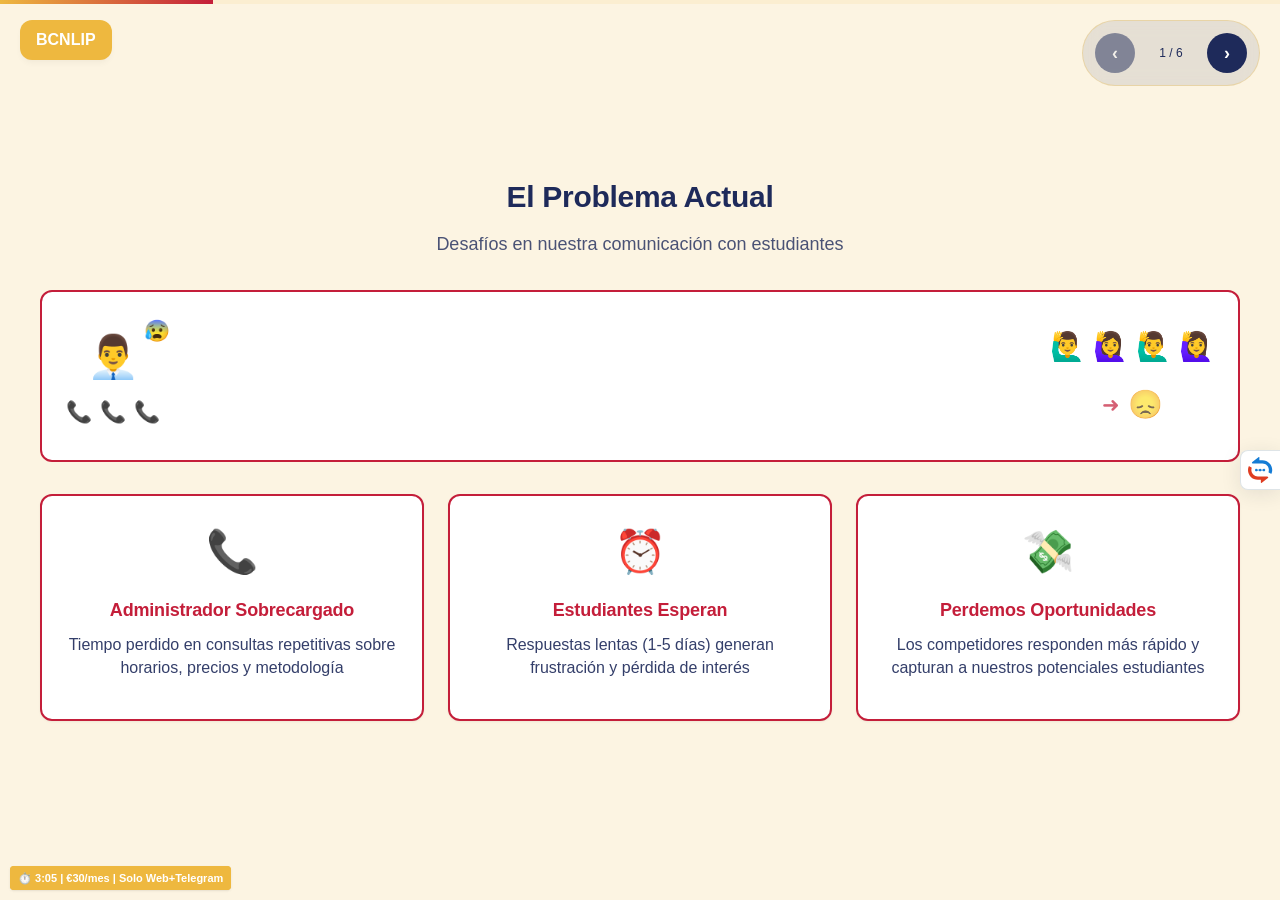
<file: index.html>
<!DOCTYPE html>

<html lang="es"><head><meta http-equiv="Content-Type" content="text/html; charset=UTF-8">
    
    <meta name="viewport" content="width=device-width, initial-scale=1.0">
    <title>Asistente Inteligente para BCNLIP Language School</title>
    <link rel="stylesheet" href="style.css">
<style id="_goober"> .go1475592160{height:0;}.go1671063245{height:auto;}.go1888806478{display:flex;flex-wrap:wrap;flex-grow:1;}@media (min-width:600px){.go1888806478{flex-grow:initial;min-width:288px;}}.go167266335{background-color:#313131;font-size:0.875rem;line-height:1.43;letter-spacing:0.01071em;color:#fff;align-items:center;padding:6px 16px;border-radius:4px;box-shadow:0px 3px 5px -1px rgba(0,0,0,0.2),0px 6px 10px 0px rgba(0,0,0,0.14),0px 1px 18px 0px rgba(0,0,0,0.12);}.go3162094071{padding-left:20px;}.go3844575157{background-color:#313131;}.go1725278324{background-color:#43a047;}.go3651055292{background-color:#d32f2f;}.go4215275574{background-color:#ff9800;}.go1930647212{background-color:#2196f3;}.go946087465{display:flex;align-items:center;padding:8px 0;}.go703367398{display:flex;align-items:center;margin-left:auto;padding-left:16px;margin-right:-8px;}.go3963613292{width:100%;position:relative;transform:translateX(0);top:0;right:0;bottom:0;left:0;min-width:288px;}.go1141946668{box-sizing:border-box;display:flex;max-height:100%;position:fixed;z-index:1400;height:auto;width:auto;transition:top 300ms ease 0ms,right 300ms ease 0ms,bottom 300ms ease 0ms,left 300ms ease 0ms,max-width 300ms ease 0ms;pointer-events:none;max-width:calc(100% - 40px);}.go1141946668 .notistack-CollapseWrapper{padding:6px 0px;transition:padding 300ms ease 0ms;}@media (max-width:599.95px){.go1141946668{width:100%;max-width:calc(100% - 32px);}}.go3868796639 .notistack-CollapseWrapper{padding:2px 0px;}.go3118922589{top:14px;flex-direction:column;}.go1453831412{bottom:14px;flex-direction:column-reverse;}.go4027089540{left:20px;}@media (min-width:600px){.go4027089540{align-items:flex-start;}}@media (max-width:599.95px){.go4027089540{left:16px;}}.go2989568495{right:20px;}@media (min-width:600px){.go2989568495{align-items:flex-end;}}@media (max-width:599.95px){.go2989568495{right:16px;}}.go4034260886{left:50%;transform:translateX(-50%);}@media (min-width:600px){.go4034260886{align-items:center;}}</style><meta name="Reverso extension" content="3.8.345" id="Reverso_extension___elForCheckedInstallExtension"><style>[_nghost-gft-c24]{--text-blue-blue-secondary: #0a6cc2;--text-base-base-tertiary: #607d8b;--color-new-blue-200: #d9ecfc;--bg-base-quaternary: #eaeef1;--color-black-0: #fff;--bg-base-tertiary: #f7f9f9;--text-base-base-primary: #222c31;--text-base-base-placeholder: #79929d;--line-gray-gray-secondary: #dee4e7;--light-web-feedback-error-secondary: #e45c45;--text-base-base-disabled: #92a6b0;--bg-base-define: #e8f3fc;--text-base-base-secondary: #3b4c55;--text-blue-blue-primary: #2a8bdf;--bg-base-define-blue-hover: #d9ecfc;--color-new-blue-100: #f6fafe;--color-new-blue-100-rgb: 246, 250, 254;--ref-Black-300: #cecece;--light-a-8: rgba(34, 44, 49, .1);--decorative-facebook: #1877f2;--premium-text-text-secondary: #9c7b1e;--color-yellow-premium-700: #ffca31;--rgba-shadow-1: rgba(0, 0, 0, .1);--rgba-shadow-2: rgba(34, 44, 49, .25);--rgba-text-1: rgba(255, 255, 255, .9);--decorative-reverso-blue: #053661;--text-blue-blue-quaternary: #bddef9;--rgba-shadow-3: rgba(0, 0, 0, .14);--rgba-shadow-4: rgba(0, 0, 0, .2);--rgba-shadow-5: rgba(0, 0, 0, .12)}[_nghost-gft-c24]   .quick-control-panel[_ngcontent-gft-c24]{cursor:pointer;z-index:1050;display:flex;padding:3px;box-sizing:border-box;border:1px solid var(--line-gray-gray-secondary);border-right:none;background:var(--color-black-0);box-shadow:0 4px 20px 0 var(--light-a-8);border-radius:8px 0 0 8px;width:40px}[_nghost-gft-c24]   .quick-control-panel__container[_ngcontent-gft-c24]{position:relative;display:flex;flex-direction:column-reverse;align-items:center;width:32px;height:32px}[_nghost-gft-c24]   .quick-control-panel__main-button[_ngcontent-gft-c24]{border:none;background-color:transparent;padding:0;cursor:pointer;display:flex;width:32px;height:32px}[_nghost-gft-c24]   .quick-control-panel__main-button[_ngcontent-gft-c24]     svg{width:32px;height:32px}[_nghost-gft-c24]   .quick-control-panel__icon[_ngcontent-gft-c24]{width:32px;height:32px;display:flex}[_nghost-gft-c24]   .quick-control-panel__menu-items[_ngcontent-gft-c24]{display:flex;flex-direction:column;position:absolute;opacity:0;transition:all .3s ease;pointer-events:none;background:var(--color-black-0);gap:8px;width:40px;padding:8px 3px 0;bottom:36px;box-sizing:border-box;border-radius:8px 0 0;border-top:1px solid var(--line-gray-gray-secondary);border-left:1px solid var(--line-gray-gray-secondary)}[_nghost-gft-c24]   .quick-control-panel__item[_ngcontent-gft-c24]{border-radius:8px;background-color:transparent;border:none;align-items:center;justify-content:center;cursor:pointer;transform:translateY(10px);opacity:0;padding:0;transition:opacity .3s ease,transform .3s ease;display:flex;width:32px;height:32px}[_nghost-gft-c24]   .quick-control-panel__item[_ngcontent-gft-c24]     svg{width:32px;height:32px}[_nghost-gft-c24]   .quick-control-panel__item_active[_ngcontent-gft-c24]{background-color:var(--text-blue-blue-secondary)}[_nghost-gft-c24]   .quick-control-panel__item_active[_ngcontent-gft-c24]     svg.filled path{fill:var(--color-black-0)}[_nghost-gft-c24]   .quick-control-panel__item_active[_ngcontent-gft-c24]     svg.stroked path{stroke:var(--color-black-0)}[_nghost-gft-c24]   .quick-control-panel__item[_ngcontent-gft-c24]:not(   .quick-control-panel__item_active)[_ngcontent-gft-c24]:hover{background-color:var(--bg-base-tertiary)}[_nghost-gft-c24]   .quick-control-panel__item[_ngcontent-gft-c24]:not(   .quick-control-panel__item_active)[_ngcontent-gft-c24]:hover     svg.filled path{fill:var(--text-blue-blue-secondary)}[_nghost-gft-c24]   .quick-control-panel__item[_ngcontent-gft-c24]:not(   .quick-control-panel__item_active)[_ngcontent-gft-c24]:hover     svg.stroked path{stroke:var(--text-blue-blue-secondary)}[_nghost-gft-c24]   .quick-control-panel_expanded[_ngcontent-gft-c24]{border-radius:0 0 0 8px;border-top:1px solid transparent}[_nghost-gft-c24]   .quick-control-panel_expanded[_ngcontent-gft-c24]   .quick-control-panel__menu-items[_ngcontent-gft-c24]{opacity:1;pointer-events:all}[_nghost-gft-c24]   .quick-control-panel_expanded[_ngcontent-gft-c24]   .quick-control-panel__item[_ngcontent-gft-c24]{transform:translateY(0);opacity:1}[_nghost-gft-c24]   .quick-control-panel_expanded[_ngcontent-gft-c24]   .quick-control-panel__item[_ngcontent-gft-c24]:nth-child(1){transition-delay:.1s}[_nghost-gft-c24]   .quick-control-panel_expanded[_ngcontent-gft-c24]   .quick-control-panel__item[_ngcontent-gft-c24]:nth-child(2){transition-delay:.15s}[_nghost-gft-c24]   .quick-control-panel_expanded[_ngcontent-gft-c24]   .quick-control-panel__item[_ngcontent-gft-c24]:nth-child(3){transition-delay:.2s}</style><style>[_nghost-kej-c24]{--text-blue-blue-secondary: #0a6cc2;--text-base-base-tertiary: #607d8b;--color-new-blue-200: #d9ecfc;--bg-base-quaternary: #eaeef1;--color-black-0: #fff;--bg-base-tertiary: #f7f9f9;--text-base-base-primary: #222c31;--text-base-base-placeholder: #79929d;--line-gray-gray-secondary: #dee4e7;--light-web-feedback-error-secondary: #e45c45;--text-base-base-disabled: #92a6b0;--bg-base-define: #e8f3fc;--text-base-base-secondary: #3b4c55;--text-blue-blue-primary: #2a8bdf;--bg-base-define-blue-hover: #d9ecfc;--color-new-blue-100: #f6fafe;--color-new-blue-100-rgb: 246, 250, 254;--ref-Black-300: #cecece;--light-a-8: rgba(34, 44, 49, .1);--decorative-facebook: #1877f2;--premium-text-text-secondary: #9c7b1e;--color-yellow-premium-700: #ffca31;--rgba-shadow-1: rgba(0, 0, 0, .1);--rgba-shadow-2: rgba(34, 44, 49, .25);--rgba-text-1: rgba(255, 255, 255, .9);--decorative-reverso-blue: #053661;--text-blue-blue-quaternary: #bddef9;--rgba-shadow-3: rgba(0, 0, 0, .14);--rgba-shadow-4: rgba(0, 0, 0, .2);--rgba-shadow-5: rgba(0, 0, 0, .12)}[_nghost-kej-c24]   .quick-control-panel[_ngcontent-kej-c24]{cursor:pointer;z-index:1050;display:flex;padding:3px;box-sizing:border-box;border:1px solid var(--line-gray-gray-secondary);border-right:none;background:var(--color-black-0);box-shadow:0 4px 20px 0 var(--light-a-8);border-radius:8px 0 0 8px;width:40px}[_nghost-kej-c24]   .quick-control-panel__container[_ngcontent-kej-c24]{position:relative;display:flex;flex-direction:column-reverse;align-items:center;width:32px;height:32px}[_nghost-kej-c24]   .quick-control-panel__main-button[_ngcontent-kej-c24]{border:none;background-color:transparent;padding:0;cursor:pointer;display:flex;width:32px;height:32px}[_nghost-kej-c24]   .quick-control-panel__main-button[_ngcontent-kej-c24]     svg{width:32px;height:32px}[_nghost-kej-c24]   .quick-control-panel__icon[_ngcontent-kej-c24]{width:32px;height:32px;display:flex}[_nghost-kej-c24]   .quick-control-panel__menu-items[_ngcontent-kej-c24]{display:flex;flex-direction:column;position:absolute;opacity:0;transition:all .3s ease;pointer-events:none;background:var(--color-black-0);gap:8px;width:40px;padding:8px 3px 0;bottom:36px;box-sizing:border-box;border-radius:8px 0 0;border-top:1px solid var(--line-gray-gray-secondary);border-left:1px solid var(--line-gray-gray-secondary)}[_nghost-kej-c24]   .quick-control-panel__item[_ngcontent-kej-c24]{border-radius:8px;background-color:transparent;border:none;align-items:center;justify-content:center;cursor:pointer;transform:translateY(10px);opacity:0;padding:0;transition:opacity .3s ease,transform .3s ease;display:flex;width:32px;height:32px}[_nghost-kej-c24]   .quick-control-panel__item[_ngcontent-kej-c24]     svg{width:32px;height:32px}[_nghost-kej-c24]   .quick-control-panel__item_active[_ngcontent-kej-c24]{background-color:var(--text-blue-blue-secondary)}[_nghost-kej-c24]   .quick-control-panel__item_active[_ngcontent-kej-c24]     svg.filled path{fill:var(--color-black-0)}[_nghost-kej-c24]   .quick-control-panel__item_active[_ngcontent-kej-c24]     svg.stroked path{stroke:var(--color-black-0)}[_nghost-kej-c24]   .quick-control-panel__item[_ngcontent-kej-c24]:not(   .quick-control-panel__item_active)[_ngcontent-kej-c24]:hover{background-color:var(--bg-base-tertiary)}[_nghost-kej-c24]   .quick-control-panel__item[_ngcontent-kej-c24]:not(   .quick-control-panel__item_active)[_ngcontent-kej-c24]:hover     svg.filled path{fill:var(--text-blue-blue-secondary)}[_nghost-kej-c24]   .quick-control-panel__item[_ngcontent-kej-c24]:not(   .quick-control-panel__item_active)[_ngcontent-kej-c24]:hover     svg.stroked path{stroke:var(--text-blue-blue-secondary)}[_nghost-kej-c24]   .quick-control-panel_expanded[_ngcontent-kej-c24]{border-radius:0 0 0 8px;border-top:1px solid transparent}[_nghost-kej-c24]   .quick-control-panel_expanded[_ngcontent-kej-c24]   .quick-control-panel__menu-items[_ngcontent-kej-c24]{opacity:1;pointer-events:all}[_nghost-kej-c24]   .quick-control-panel_expanded[_ngcontent-kej-c24]   .quick-control-panel__item[_ngcontent-kej-c24]{transform:translateY(0);opacity:1}[_nghost-kej-c24]   .quick-control-panel_expanded[_ngcontent-kej-c24]   .quick-control-panel__item[_ngcontent-kej-c24]:nth-child(1){transition-delay:.1s}[_nghost-kej-c24]   .quick-control-panel_expanded[_ngcontent-kej-c24]   .quick-control-panel__item[_ngcontent-kej-c24]:nth-child(2){transition-delay:.15s}[_nghost-kej-c24]   .quick-control-panel_expanded[_ngcontent-kej-c24]   .quick-control-panel__item[_ngcontent-kej-c24]:nth-child(3){transition-delay:.2s}</style></head>
<body data-new-gr-c-s-check-loaded="14.1256.0" data-gr-ext-installed="" data-gptw="">
    <div class="presentation-container">
        <!-- BCNLIP Branding -->
        <div class="brand-logo">
            <span class="brand-text">BCNLIP</span>
        </div>

        <!-- Progress Bar -->
        <div class="progress-bar">
            <div class="progress-fill" style="width: 16.6667%;"></div>
        </div>

        <!-- Navigation -->
        <nav class="slide-nav">
            <button class="nav-btn prev-btn" id="prevBtn" disabled="" style="position: relative; overflow: hidden;">‹</button>
            <span class="slide-counter"><span id="currentSlide">1</span> / 6</span>
            <button class="nav-btn next-btn" id="nextBtn" style="position: relative; overflow: hidden;">›</button>
        </nav>

        <!-- Slides Container -->
        <main class="slides-container" id="slidesContainer">
            
            <!-- Slide 1: El Problema Actual -->
            <section class="slide active" data-slide="1" style="transform: translateX(0px); opacity: 1;">
                <div class="slide-content">
                    <header class="slide-header">
                        <h1>El Problema Actual</h1>
                        <p class="slide-subtitle">Desafíos en nuestra comunicación con estudiantes</p>
                    </header>
                    
                    <!-- Problem Illustration -->
                    <div class="problem-illustration">
                        <div class="admin-scene">
                            <div class="admin-figure" style="animation: 2s ease-in-out 0s infinite normal none running bcnlipStress;">
                                <div class="admin-head">👨‍💼</div>
                                <div class="stress-indicator">😰</div>
                                <div class="phone-calls">
                                    <div class="phone-icon" style="animation: 0.5s ease-in-out 0s infinite alternate none running bcnlipBounce;">📞</div>
                                    <div class="phone-icon" style="animation: 0.5s ease-in-out 0s infinite alternate none running bcnlipBounce;">📞</div>
                                    <div class="phone-icon" style="animation: 0.5s ease-in-out 0s infinite alternate none running bcnlipBounce;">📞</div>
                                </div>
                            </div>
                            <div class="waiting-students">
                                <div class="student-queue">
                                    <div class="student" style="animation: 3s ease-in-out 0s infinite normal none running bcnlipWaiting;">🙋‍♂️</div>
                                    <div class="student" style="animation: 3s ease-in-out 0s infinite normal none running bcnlipWaiting;">🙋‍♀️</div>
                                    <div class="student" style="animation: 3s ease-in-out 0s infinite normal none running bcnlipWaiting;">🙋‍♂️</div>
                                    <div class="student" style="animation: 3s ease-in-out 0s infinite normal none running bcnlipWaiting;">🙋‍♀️</div>
                                </div>
                                <div class="leaving-clients">
                                    <div class="leaving-arrow" style="animation: 2s ease-in-out 0s infinite normal none running bcnlipLeaving;">➜</div>
                                    <div class="sad-client" style="animation: 2s ease-in-out 0s infinite normal none running bcnlipSad;">😞</div>
                                </div>
                            </div>
                        </div>
                    </div>
                    
                    <div class="problems-grid">
                        <div class="problem-card">
                            <div class="problem-icon">📞</div>
                            <h3>Administrador Sobrecargado</h3>
                            <p>Tiempo perdido en consultas repetitivas sobre horarios, precios y metodología</p>
                        </div>
                        <div class="problem-card" style="transition: 0.3s; transform: translateY(0px) scale(1);">
                            <div class="problem-icon">⏰</div>
                            <h3>Estudiantes Esperan</h3>
                            <p>Respuestas lentas (1-5 días) generan frustración y pérdida de interés</p>
                        </div>
                        <div class="problem-card">
                            <div class="problem-icon">💸</div>
                            <h3>Perdemos Oportunidades</h3>
                            <p>Los competidores responden más rápido y capturan a nuestros potenciales estudiantes</p>
                        </div>
                    </div>
                </div>
            </section>

            <!-- Slide 2: Mi Solución + Multilingual -->
            <section class="slide" data-slide="2" style="transform: translateX(100%); opacity: 0;">
                <div class="slide-content">
                    <header class="slide-header">
                        <h1>Mi Solución: Asistente Inteligente 24/7</h1>
                        <p class="slide-subtitle">Una solución integral y multilingüe</p>
                    </header>
                    
                    <div class="solution-layout">
                        <div class="solution-diagram">
                            <div class="ai-center">
                                <div class="ai-icon">🤖</div>
                                <h3>Asistente IA BCNLIP</h3>
                            </div>
                            
                            <div class="channels-grid">
                                <div class="channel-card">
                                    <div class="channel-icon">🌐</div>
                                    <h4>Sitio Web</h4>
                                    <p>Integrado directamente</p>
                                </div>
                                <div class="channel-card">
                                    <div class="channel-icon">✈️</div>
                                    <h4>Telegram</h4>
                                    <p>Mensajería instantánea</p>
                                </div>
                            </div>
                        </div>
                        
                        <div class="multilingual-showcase">
                            <h3>Responde automáticamente en cualquier idioma</h3>
                            <div class="language-examples">
                                <div class="language-example" style="opacity: 1; transform: translateX(0px); transition: 0.5s;">
                                    <div class="language-flag">🇪🇸</div>
                                    <div class="language-chat">
                                        <div class="user-message">¿Cuánto cuestan los cursos de inglés?</div>
                                        <div class="bot-response">Nuestros cursos de inglés empiezan desde €180/mes. Tenemos horarios de mañana, tarde y noche.</div>
                                    </div>
                                </div>
                                <div class="language-example" style="opacity: 1; transform: translateX(0px); transition: 0.5s;">
                                    <div class="language-flag">🇬🇧</div>
                                    <div class="language-chat">
                                        <div class="user-message">What are the English course prices?</div>
                                        <div class="bot-response">Our English courses start from €180/month. We have morning, afternoon and evening schedules.</div>
                                    </div>
                                </div>
                                <div class="language-example" style="opacity: 1; transform: translateX(0px); transition: 0.5s;">
                                    <div class="language-flag">🏴</div>
                                    <div class="language-chat">
                                        <div class="user-message">Quan costen els cursos d'anglès?</div>
                                        <div class="bot-response">Els nostres cursos d'anglès comencen des de 180€/mes. Tenim horaris de matí, tarda i vespre.</div>
                                    </div>
                                </div>
                                <div class="language-example" style="opacity: 1; transform: translateX(0px); transition: 0.5s;">
                                    <div class="language-flag">🇫🇷</div>
                                    <div class="language-chat">
                                        <div class="user-message">Combien coûtent les cours d'anglais?</div>
                                        <div class="bot-response">Nos cours d'anglais commencent à partir de 180€/mois. Nous avons des horaires matin, après-midi et soir.</div>
                                    </div>
                                </div>
                            </div>
                            <div class="multilingual-stats">
                                <div class="stat-highlight" style="transform: scale(1); transition: 0.6s;">
                                    <span class="stat-number">50+</span>
                                    <span class="stat-label">idiomas disponibles automáticamente</span>
                                </div>
                                <p class="key-feature">Una sola base de conocimiento - respuestas en todos los idiomas</p>
                            </div>
                        </div>
                    </div>
                </div>
            </section>

            <!-- Slide 3: Arquitectura Técnica y Costes - VIEWPORT OPTIMIZED -->
            <section class="slide" data-slide="3" style="overflow-y: auto; padding: 16px 24px; opacity: 0; transform: translateX(100%);">
                <div class="slide-content" style="max-height: calc(-120px + 100vh); overflow-y: auto;">
                    <header class="slide-header">
                        <h1>Arquitectura Técnica y Costes</h1>
                        <p class="slide-subtitle">Tecnología avanzada a costes ultrabajos</p>
                    </header>
                    
                    <div class="technical-layout">
                        <!-- Technical Flowchart - COMPACTED -->
                        <div class="flowchart-section">
                            <h3>🔧 Esquema del Sistema BCNLIP</h3>
                            <div class="flowchart-container">
                                <div class="technical-flowchart">
                                    <div class="flowchart-server">
                                        <div class="server-icon">☁️</div>
                                        <h4>Servidor en la Nube</h4>
                                    </div>
                                    <div class="flowchart-connections">
                                        <div class="connection-line top"></div>
                                        <div class="connection-line bottom"></div>
                                    </div>
                                    <div class="flowchart-bots">
                                        <div class="bot-telegram">
                                            <div class="bot-icon">✈️</div>
                                            <span>Bot Telegram</span>
                                        </div>
                                        <div class="bot-web">
                                            <div class="bot-icon">🌐</div>
                                            <span>Asistente Web</span>
                                        </div>
                                    </div>
                                    <div class="flowchart-outputs">
                                        <div class="output-sheets">
                                            <div class="output-icon">📊</div>
                                            <span>Google Sheets</span>
                                        </div>
                                        <div class="output-admin">
                                            <div class="output-icon">👥</div>
                                            <span>Grupo Admin</span>
                                        </div>
                                    </div>
                                </div>
                            </div>
                        </div>

                        <div class="system-overview">
                            <div class="usage-stats">
                                <h3>📊 Uso Proyectado BCNLIP</h3>
                                <div class="stats-grid">
                                    <div class="stat-item">
                                        <span class="stat-number" data-target="100">100</span>
                                        <span class="stat-label">conversaciones/día</span>
                                    </div>
                                    <div class="stat-item">
                                        <span class="stat-number" data-target="17">17</span>
                                        <span class="stat-label">mensajes promedio</span>
                                        <small class="stat-note">15-20 mensajes promedio</small>
                                    </div>
                                    <div class="stat-item">
                                        <span class="stat-number" data-target="17.2">17.2</span>
                                        <span class="stat-label">M tokens mensuales</span>
                                        <small class="stat-note">Incluye prompts del sistema</small>
                                    </div>
                                </div>
                            </div>

                            <div class="cost-breakdown">
                                <h3>💰 Costes Mensuales Reales</h3>
                                <div class="cost-grid">
                                    <div class="cost-item server">
                                        <span class="cost-type">Servidor en la Nube</span>
                                        <span class="cost-amount">€10</span>
                                    </div>
                                    <div class="cost-item ai recommended">
                                        <span class="cost-type">Tokens IA (17.2M + sistema)</span>
                                        <span class="cost-amount">€20</span>
                                        <span class="cost-note">⭐ Incluye base de conocimientos</span>
                                    </div>
                                </div>
                                <div class="total-cost" style="position: relative; z-index: 10; margin-top: 12px; padding: 12px; background-color: var(--bcnlip-yellow-light); border: 2px solid var(--bcnlip-yellow); border-radius: var(--radius-base); box-shadow: rgba(238, 184, 63, 0.3) 0px 4px 12px;">
                                    <strong style="display: block; font-size: 18px; font-weight: bold; color: var(--bcnlip-dark-blue); text-shadow: rgba(238, 184, 63, 0.3) 0px 2px 4px; text-align: center;">Total: €30/mes</strong>
                                </div>
                            </div>
                        </div>
                    </div>
                    
                    <div class="tech-highlight" style="margin-top: 16px; padding: 12px; box-shadow: rgba(238, 184, 63, 0.3) 0px 4px 12px;">
                        <strong style="display: block; font-size: 16px; font-weight: bold; line-height: 1.4;">💡 Solo €30/mes para cubrir 100 conversaciones diarias con IA avanzada multilingüe</strong>
                    </div>
                </div>
            </section>

            <!-- Slide 4: La Transformación + Website Mockup -->
            <section class="slide" data-slide="4" style="opacity: 0; transform: translateX(100%);">
                <div class="slide-content">
                    <header class="slide-header">
                        <h1>La Transformación: Antes y Después</h1>
                        <p class="slide-subtitle">Del manual al automático - experiencia real del estudiante</p>
                    </header>
                    
                    <div class="transformation-layout">
                        <div class="comparison-section">
                            <div class="before-section">
                                <h3>❌ Antes</h3>
                                <div class="comparison-card before">
                                    <div class="old-whatsapp">📱</div>
                                    <h4>Lento y Manual</h4>
                                    <ul>
                                        <li>Esperas de 1-5 días</li>
                                        <li>Solo horario laboral</li>
                                        <li>Respuestas inconsistentes</li>
                                    </ul>
                                </div>
                            </div>
                            
                            <div class="arrow">➜</div>
                            
                            <div class="after-section">
                                <h3>✅ Después</h3>
                                <div class="comparison-card after">
                                    <div class="new-chat">💬</div>
                                    <h4>Rápido y Automático</h4>
                                    <ul>
                                        <li>Respuestas inmediatas</li>
                                        <li>Disponible 24/7</li>
                                        <li>Información precisa</li>
                                    </ul>
                                </div>
                            </div>
                        </div>
                        
                        <div class="website-mockup">
                            <h3>🌐 Experiencia Real en bcnlip.com</h3>
                            <div class="browser-window">
                                <div class="browser-header">
                                    <div class="browser-controls">
                                        <span class="control red"></span>
                                        <span class="control yellow"></span>
                                        <span class="control green"></span>
                                    </div>
                                    <div class="browser-url">bcnlip.com</div>
                                </div>
                                <div class="browser-content">
                                    <div class="website-header">
                                        <div class="logo">BCNLIP</div>
                                        <nav class="website-nav">
                                            <span>Cursos</span>
                                            <span>Profesores</span>
                                            <span>Contacto</span>
                                        </nav>
                                    </div>
                                    <div class="website-hero">
                                        <h2>Aprende idiomas en Barcelona</h2>
                                        <p>Cursos de español, inglés, francés e italiano</p>
                                        <div class="course-cards">
                                            <div class="course-card">Español</div>
                                            <div class="course-card">Inglés</div>
                                            <div class="course-card">Francés</div>
                                        </div>
                                    </div>
                                    
                                    <!-- Enhanced Chatbot Widget -->
                                    <div class="chatbot-widget" id="chatbotWidget" style="">
                                        <div class="chat-header">
                                            <div class="chat-avatar">🤖</div>
                                            <span>Asistente BCNLIP</span>
                                            <span class="online-indicator">●</span>
                                            <button class="chat-minimize">−</button>
                                        </div>
                                        <div class="chat-messages">
                                            <div class="message bot-msg" style="opacity: 1; transform: translateY(0px); transition: 0.4s;">
                                                <div class="message-content">¡Hola! Soy el asistente de BCNLIP. ¿En qué puedo ayudaros?</div>
                                            </div>
                                            <div class="message user-msg" style="opacity: 1; transform: translateY(0px); transition: 0.4s;">
                                                <div class="message-content">Hola, ¿qué cursos tenéis?</div>
                                            </div>
                                            <div class="message bot-msg" style="opacity: 1; transform: translateY(0px); transition: 0.4s;">
                                                <div class="message-content">¡Hola! Tenemos cursos de español, inglés, francés e italiano. ¿Qué idioma os interesa aprender?</div>
                                            </div>
                                            <div class="message user-msg" style="opacity: 1; transform: translateY(0px); transition: 0.4s;">
                                                <div class="message-content">Me interesa el inglés. ¿Cuánto cuesta?</div>
                                            </div>
                                            <div class="message bot-msg" style="opacity: 1; transform: translateY(0px); transition: 0.4s;">
                                                <div class="message-content">Los cursos de inglés empiezan desde €180/mes. ¿Os gustaría más información sobre horarios?</div>
                                            </div>
                                        </div>
                                        <div class="chat-input">
                                            <input type="text" placeholder="Escribe vuestro mensaje..." value="">
                                            <button>➤</button>
                                        </div>
                                    </div>
                                    
                                    <!-- Chat Button for Mobile -->
                                    <div class="chat-button" onclick="document.getElementById(&#39;chatbotWidget&#39;).style.display=&#39;block&#39;">
                                        💬 Chat
                                    </div>
                                </div>
                            </div>
                        </div>
                    </div>
                    
                    <div class="transformation-quote">
                        <em>"Transformamos la espera en conversación instantánea"</em>
                    </div>
                </div>
            </section>

            <!-- Slide 5: ¿Qué Gana la Escuela? -->
            <section class="slide" data-slide="5" style="opacity: 0; transform: translateX(100%);">
                <div class="slide-content">
                    <header class="slide-header">
                        <h1>¿Qué Gana BCNLIP?</h1>
                        <p class="slide-subtitle">Beneficios claros y medibles para nuestra escuela</p>
                    </header>
                    
                    <div class="benefits-grid">
                        <div class="benefit-card">
                            <div class="benefit-icon">🕐</div>
                            <h3>Tiempo para nuestro equipo</h3>
                            <p>Liberamos 20+ horas semanales del equipo administrativo</p>
                        </div>
                        <div class="benefit-card">
                            <div class="benefit-icon">😊</div>
                            <h3>Estudiantes más satisfechos</h3>
                            <p>Respuestas instantáneas 24/7 en su idioma preferido</p>
                        </div>
                        <div class="benefit-card">
                            <div class="benefit-icon">🚀</div>
                            <h3>Imagen moderna y profesional</h3>
                            <p>Tecnología de vanguardia que nos diferencia</p>
                        </div>
                        <div class="benefit-card">
                            <div class="benefit-icon">💰</div>
                            <h3>Más alumnos, costes controlados</h3>
                            <p>Crecimiento sostenible sin gastos proporcionales</p>
                        </div>
                    </div>
                    
                    <div class="bcn-advantage">
                        <h3>🎯 Ventaja Competitiva de BCNLIP</h3>
                        <p>El uso de IA en nuestro sitio web demuestra que BCNLIP se adapta a las exigencias modernas de la educación digital</p>
                    </div>
                </div>
            </section>

            <!-- Slide 6: Inversión y Retorno -->
            <section class="slide" data-slide="6" style="opacity: 0; transform: translateX(100%);">
                <div class="slide-content">
                    <header class="slide-header">
                        <h1>Inversión y Retorno para BCNLIP</h1>
                        <p class="slide-subtitle">Una propuesta extremadamente rentable</p>
                    </header>
                    
                    <div class="investment-container">
                        <div class="investment-section">
                            <h3>💳 Nuestra Inversión</h3>
                            <div class="investment-card">
                                <div class="cost-item">
                                    <span class="cost-label">Desarrollo inicial:</span>
                                    <span class="cost-value">€350</span>
                                    <small class="cost-note">Pago único</small>
                                </div>
                                <div class="cost-item highlighted" style="transition: 0.3s; transform: scale(1); border-color: var(--bcnlip-yellow);">
                                    <span class="cost-label">Coste mensual:</span>
                                    <span class="cost-value ultra-low">€30</span>
                                    <small class="cost-breakdown-small">€10 servidor + €20 tokens IA</small>
                                </div>
                            </div>
                        </div>
                        
                        <div class="returns-section">
                            <h3>📈 Lo que Recibimos</h3>
                            <div class="returns-card">
                                <div class="return-item">
                                    <span class="return-label">Valor de mercado:</span>
                                    <span class="return-value">€500-800</span>
                                    <small class="return-note">Pago único en el mercado</small>
                                </div>
                                <div class="return-item savings">
                                    <span class="return-label">Ahorro vs mercado:</span>
                                    <span class="return-value">€150-450</span>
                                </div>
                                <div class="return-item included">
                                    <span class="return-label">✅ Mantenimiento incluido</span>
                                </div>
                                <div class="return-item included">
                                    <span class="return-label">✅ Formación al equipo</span>
                                </div>
                                <div class="return-item included">
                                    <span class="return-label">✅ Soporte técnico</span>
                                </div>
                            </div>
                        </div>
                    </div>
                    
                    <div class="roi-calculation" style="transform: scale(1); transition: 0.3s; border-color: var(--bcnlip-yellow);">
                        <div class="roi-highlight">
                            
                        <div class="verification-section" style="margin-bottom: 20px; padding: 15px; background-color: #f8f9fa; border-left: 4px solid #007bff; border-radius: 5px;">
                            <h5>Verificación de los Cálculos:</h5>
                            <ul style="margin: 10px 0; padding-left: 20px;">
                                <li><strong>Coste por hora del recepcionista:</strong> €7.94 (€1000/mes ÷ 126 horas)</li>
                                <li><strong>Ahorro mensual:</strong> €158.73 (20 horas × €7.94)</li>
                                <li><strong>Coste del sistema:</strong> €30/mes</li>
                                <li><strong>Beneficio neto:</strong> €128.73/mes</li>
                                <li><strong>Período de recuperación:</strong> 57 días</li>
                            </ul>
                        </div>
<h4>📊 Cálculo Detallado del ROI</h4>
                            <div class="roi-stats">
                                <div class="roi-item" style="opacity: 1; transform: translateY(0px); transition: 0.5s;">
                                    <span class="roi-label">Ahorro mensual en tiempo:</span>
                                    <span class="roi-value">20 horas × €7.94/hora = €158.73</span>
                                </div>
                                <div class="roi-item" style="opacity: 1; transform: translateY(0px); transition: 0.5s;">
                                    <span class="roi-label">Coste mensual sistema:</span>
                                    <span class="roi-value">-€30</span>
                                </div>
                                <div class="roi-item total" style="opacity: 1; transform: translateY(0px); transition: 0.5s;">
                                    <span class="roi-label">Beneficio neto mensual:</span>
                                    <span class="roi-value profit">€128.73</span>
                                </div>
                                <div class="roi-item recovery" style="opacity: 1; transform: translateY(0px); transition: 0.5s;">
                                    <span class="roi-label">Recuperación de inversión:</span>
                                    <span class="roi-value recovery-time">82 días</span>
                                    <small class="recovery-note">€350 / (€128,73/30) = 82 días aprox.</small>
                                </div>
                                <div class="roi-item annual" style="opacity: 1; transform: translateY(0px); transition: 0.5s;">
                                    <span class="roi-label">ROI anual:</span>
                                    <span class="roi-value annual-roi">168.28%</span>
                                    <small class="annual-note">((€158.73 × 12) / (€350 + €360)) × 100</small>
                                </div>
                            </div>
                        </div>
                    </div>
                    
                    <div class="final-cta" style="opacity: 1; transform: scale(1); transition: 0.6s;">
                        <strong>🎯 Conclusión:Recuperación en 82 días, beneficio neto €128.73/mes, ROI (primer año) 168,28% anual, después - 332%</strong>
                    </div>
                </div>
            </section>

        </main>

        
    </div>

    <script src="app.js"></script>

<div id="bcnlip-timer" style="position: fixed; bottom: 10px; left: 10px; background: var(--bcnlip-yellow); color: var(--bcnlip-white); padding: 4px 8px; border-radius: 4px; font-size: 11px; font-weight: bold; z-index: 1000; display: block; box-shadow: var(--shadow-sm);">⏱️ 2:26 | €30/mes | Solo Web+Telegram</div><div id="Reverso_extension__quick_control_panel" style="z-index: 2147483647; position: relative;"><re-quick-control-panel ng-version="14.2.12"><template shadowrootmode="open"><style>:host{--text-blue-blue-secondary: #0a6cc2;--text-base-base-tertiary: #607d8b;--color-new-blue-200: #d9ecfc;--bg-base-quaternary: #eaeef1;--color-black-0: #fff;--bg-base-tertiary: #f7f9f9;--text-base-base-primary: #222c31;--text-base-base-placeholder: #79929d;--line-gray-gray-secondary: #dee4e7;--light-web-feedback-error-secondary: #e45c45;--text-base-base-disabled: #92a6b0;--bg-base-define: #e8f3fc;--text-base-base-secondary: #3b4c55;--text-blue-blue-primary: #2a8bdf;--bg-base-define-blue-hover: #d9ecfc;--color-new-blue-100: #f6fafe;--color-new-blue-100-rgb: 246, 250, 254;--ref-Black-300: #cecece;--light-a-8: rgba(34, 44, 49, .1);--decorative-facebook: #1877f2;--premium-text-text-secondary: #9c7b1e;--color-yellow-premium-700: #ffca31;--rgba-shadow-1: rgba(0, 0, 0, .1);--rgba-shadow-2: rgba(34, 44, 49, .25);--rgba-text-1: rgba(255, 255, 255, .9);--decorative-reverso-blue: #053661;--text-blue-blue-quaternary: #bddef9;--rgba-shadow-3: rgba(0, 0, 0, .14);--rgba-shadow-4: rgba(0, 0, 0, .2);--rgba-shadow-5: rgba(0, 0, 0, .12)}.cdk-overlay-container,.cdk-global-overlay-wrapper{pointer-events:none;top:0;left:0;height:100%;width:100%}.cdk-overlay-container{position:fixed;z-index:1000}.cdk-overlay-container:empty{display:none}.cdk-global-overlay-wrapper{display:flex;position:absolute;z-index:1000}.cdk-overlay-pane{position:absolute;pointer-events:auto;box-sizing:border-box;z-index:1000;display:flex;max-width:100%;max-height:100%}.cdk-overlay-backdrop{position:absolute;inset:0;z-index:1000;pointer-events:auto;-webkit-tap-highlight-color:rgba(0,0,0,0);transition:opacity .4s cubic-bezier(.25,.8,.25,1);opacity:0}.cdk-overlay-backdrop.cdk-overlay-backdrop-showing{opacity:1}.cdk-high-contrast-active .cdk-overlay-backdrop.cdk-overlay-backdrop-showing{opacity:.6}.cdk-overlay-dark-backdrop{background:rgba(0,0,0,.32)}.cdk-overlay-transparent-backdrop{transition:visibility 1ms linear,opacity 1ms linear;visibility:hidden;opacity:1}.cdk-overlay-transparent-backdrop.cdk-overlay-backdrop-showing{opacity:0;visibility:visible}.cdk-overlay-backdrop-noop-animation{transition:none}.cdk-overlay-connected-position-bounding-box{position:absolute;z-index:1000;display:flex;flex-direction:column;min-width:1px;min-height:1px}.cdk-global-scrollblock{position:fixed;width:100%;overflow-y:scroll}:host{position:fixed;right:0;top:50%}:host *{font-family:Arial,Helvetica,sans-serif!important;direction:ltr}:host .overlay-container,:host .custom-overlay-container{position:fixed;z-index:1070;width:100%;height:100%;top:0;left:0;pointer-events:none}:host .overlay-container:empty,:host .custom-overlay-container:empty{display:none}
</style><re-sticky-app _nghost-kej-c24=""><div _ngcontent-kej-c24="" class="quick-control-panel"><div _ngcontent-kej-c24="" class="quick-control-panel__container"><button _ngcontent-kej-c24="" class="quick-control-panel__main-button"><re-icon-reverso _ngcontent-kej-c24=""><svg width="32" height="32" viewBox="0 0 32 32" fill="none" xmlns="http://www.w3.org/2000/svg"><g><rect width="32" height="32" rx="6" fill="white"></rect><g><g><g><path fill-rule="evenodd" clip-rule="evenodd" d="M14.2255 16.2328C13.8509 16.2328 13.5374 16.6657 13.2739 16.9319C13.0337 17.1746 12.7002 17.325 12.3316 17.325C11.5996 17.325 11.0061 16.7318 11.0061 16.0001C11.0061 15.2684 11.5996 14.6753 12.3316 14.6753C12.7422 14.6753 13.1091 14.8619 13.3523 15.1548C13.5787 15.4276 13.8709 15.8562 14.2255 15.8562C14.5801 15.8562 14.8723 15.4276 15.0987 15.1548C15.3418 14.8619 15.7088 14.6753 16.1194 14.6753C16.5301 14.6753 16.8973 14.862 17.1404 15.1552C17.3665 15.4279 17.6584 15.8562 18.0127 15.8562C18.367 15.8562 18.6589 15.4279 18.885 15.1552C19.1281 14.862 19.4952 14.6753 19.906 14.6753C20.6381 14.6753 21.2315 15.2684 21.2315 16.0001C21.2315 16.7318 20.6381 17.325 19.906 17.325C19.5372 17.325 19.2036 17.1744 18.9633 16.9315C18.7002 16.6655 18.3869 16.2328 18.0127 16.2328C17.6385 16.2328 17.3252 16.6655 17.0621 16.9315C16.8218 17.1744 16.4882 17.325 16.1194 17.325C15.7508 17.325 15.4173 17.1746 15.177 16.9319C14.9136 16.6657 14.6001 16.2328 14.2255 16.2328Z" fill="#157CD5"></path><path fill-rule="evenodd" clip-rule="evenodd" d="M8.30314 7.89468L14.7724 3.07702C15.0267 2.88767 15.3882 3.06905 15.3882 3.38598V6.17745H18.4119C23.8386 6.17745 28.2378 10.5745 28.2378 15.9986C28.2378 17.2689 27.9965 18.4828 27.5572 19.5972C27.4734 19.8099 27.2192 19.892 27.021 19.7777L24.7295 18.4554C24.5657 18.3608 24.4959 18.1618 24.5541 17.9819C24.7559 17.357 24.8649 16.6905 24.8649 15.9986C24.8649 12.4364 21.9758 9.54871 18.4119 9.54871H18.4115H16.4485V9.54856H9.29492C7.79946 9.54856 7.66198 8.299 8.30314 7.89468Z" fill="#157CD5"></path><path fill-rule="evenodd" clip-rule="evenodd" d="M23.9346 24.1053L17.4654 28.923C17.2111 29.1123 16.8496 28.931 16.8496 28.614V25.8225H13.8259C8.39921 25.8225 4.00001 21.4255 4.00001 16.0014C4.00001 14.7311 4.24129 13.5172 4.68056 12.4028C4.76443 12.1901 5.01864 12.1079 5.21678 12.2223L7.50827 13.5446C7.6721 13.6392 7.74185 13.8382 7.68374 14.0181C7.48193 14.643 7.37292 15.3095 7.37292 16.0014C7.37292 19.5636 10.262 22.4513 13.8259 22.4513H13.8263H15.7893V22.4514H22.9429C24.4383 22.4514 24.5758 23.701 23.9346 24.1053Z" fill="#DF3D22"></path></g></g></g></g><defs><rect width="32" height="32" rx="6" fill="white"></rect><rect width="24.2377" height="25.9999" fill="white" transform="translate(4 3)"></rect><rect width="24.2377" height="25.9999" fill="white" transform="translate(4 3)"></rect><rect width="24.2377" height="25.9999" fill="white" transform="translate(4 3)"></rect></defs></svg></re-icon-reverso></button><div _ngcontent-kej-c24="" class="quick-control-panel__menu-items"><button _ngcontent-kej-c24="" retooltip="" class="quick-control-panel__item quick-control-panel__item_settings"><re-icon-settings><svg width="32" height="32" viewBox="0 0 32 32" fill="none" xmlns="http://www.w3.org/2000/svg" class="filled"><path fill-rule="evenodd" clip-rule="evenodd" d="M15.9998 12C13.774 12 11.9302 13.7694 11.9302 16C11.9302 18.2306 13.774 20 15.9998 20C18.2256 20 20.0693 18.2306 20.0693 16C20.0693 13.7694 18.2256 12 15.9998 12ZM13.9302 16C13.9302 14.9169 14.8351 14 15.9998 14C17.1645 14 18.0693 14.9169 18.0693 16C18.0693 17.0831 17.1645 18 15.9998 18C14.8351 18 13.9302 17.0831 13.9302 16Z" fill="#607D8B"></path><path fill-rule="evenodd" clip-rule="evenodd" d="M13.9535 6C13.4865 6 13.0816 6.32326 12.9783 6.77871L12.5291 8.75825C12.1159 8.94853 11.7195 9.17256 11.3443 9.42807L9.34239 8.81221C8.9003 8.6762 8.42263 8.86113 8.18737 9.25937L6.14101 12.7234C5.89863 13.1336 5.97943 13.658 6.33407 13.9762L7.86394 15.3492C7.82801 15.783 7.82801 16.2188 7.86392 16.6526L6.33428 18.0246C5.97947 18.3428 5.89858 18.8673 6.14101 19.2776L8.18737 22.7416C8.42263 23.1399 8.9003 23.3248 9.34239 23.1888L11.3444 22.5729C11.7194 22.8281 12.1154 23.0518 12.5283 23.2419L12.9784 25.2217C13.0819 25.6769 13.4866 26 13.9535 26H18.0462C18.5131 26 18.9178 25.6769 19.0213 25.2217L19.4715 23.2415C19.8845 23.051 20.2807 22.8267 20.6558 22.571L22.6573 23.1868C23.0994 23.3228 23.5771 23.1379 23.8123 22.7396L25.8587 19.2756C26.1011 18.8653 26.0202 18.3408 25.6654 18.0226L24.1358 16.6506C24.1717 16.2169 24.1717 15.7811 24.1358 15.3474L25.6654 13.9754C26.0202 13.6572 26.1011 13.1327 25.8587 12.7224L23.8123 9.25837C23.5771 8.86013 23.0994 8.6752 22.6573 8.81121L20.6552 9.42712C20.2803 9.17193 19.8842 8.94817 19.4714 8.7581L19.0213 6.77833C18.9178 6.32306 18.5131 6 18.0462 6H13.9535ZM14.3659 9.70129L14.752 8H17.248L17.6349 9.70167C17.7089 10.0275 17.9409 10.2948 18.253 10.4141C18.8315 10.6352 19.3717 10.9401 19.8556 11.3181C20.1131 11.5193 20.4528 11.5819 20.7652 11.4858L22.4915 10.9547L23.7198 13.0339L22.4146 14.2046C22.1631 14.4301 22.0425 14.7674 22.094 15.1013C22.1857 15.6964 22.1857 16.3016 22.094 16.8967C22.0425 17.2306 22.1631 17.5679 22.4146 17.7934L23.7198 18.9641L22.4915 21.0433L20.7652 20.5122C20.4525 20.416 20.1125 20.4789 19.8548 20.6805C19.3711 21.0591 18.8309 21.3646 18.2523 21.5861C17.9405 21.7056 17.7089 21.9727 17.6349 22.2983L17.248 24H14.7517L14.3648 22.2983C14.2908 21.9725 14.0588 21.7052 13.7467 21.5859C13.1682 21.3648 12.628 21.0599 12.1441 20.6819C11.8866 20.4807 11.5469 20.4181 11.2345 20.5142L9.50817 21.0453L8.27989 18.9661L9.58509 17.7954C9.83655 17.5699 9.95715 17.2326 9.90574 16.8988C9.81408 16.3036 9.81408 15.6984 9.90574 15.1032C9.95713 14.7695 9.83662 14.4323 9.58531 14.2068L8.27977 13.0351L9.50817 10.9557L11.2345 11.4868C11.547 11.5829 11.8867 11.5202 12.1443 11.3189C12.6284 10.9406 13.1689 10.6354 13.7478 10.4141C14.06 10.2947 14.292 10.0273 14.3659 9.70129Z" fill="#607D8B"></path></svg></re-icon-settings><!----></button><button _ngcontent-kej-c24="" retooltip="" class="quick-control-panel__item quick-control-panel__item_reading-list"><re-icon-reading-list><svg xmlns="http://www.w3.org/2000/svg" width="32" height="32" viewBox="0 0 32 32" fill="none" class="filled"><path fill-rule="evenodd" clip-rule="evenodd" d="M11 8C10.7348 8 10.4804 8.10536 10.2929 8.29289C10.1054 8.48043 10 8.73478 10 9V23.2768L15.5039 20.1318C15.8113 19.9561 16.1887 19.9561 16.4961 20.1318L22 23.2768V9C22 8.73478 21.8946 8.48043 21.7071 8.29289C21.5196 8.10536 21.2652 8 21 8H11ZM8.87868 6.87868C9.44129 6.31607 10.2044 6 11 6H21C21.7956 6 22.5587 6.31607 23.1213 6.87868C23.6839 7.44129 24 8.20435 24 9V25C24 25.3565 23.8102 25.686 23.5019 25.8649C23.1936 26.0438 22.8134 26.0451 22.5039 25.8682L16 22.1518L9.49614 25.8682C9.18664 26.0451 8.80639 26.0438 8.49807 25.8649C8.18976 25.686 8 25.3565 8 25V9C8 8.20435 8.31607 7.44129 8.87868 6.87868ZM16 10C16.5523 10 17 10.4477 17 11V13H19C19.5523 13 20 13.4477 20 14C20 14.5523 19.5523 15 19 15H17V17C17 17.5523 16.5523 18 16 18C15.4477 18 15 17.5523 15 17V15H13C12.4477 15 12 14.5523 12 14C12 13.4477 12.4477 13 13 13H15V11C15 10.4477 15.4477 10 16 10Z" fill="#607D8B"></path></svg></re-icon-reading-list><!----></button><button _ngcontent-kej-c24="" retooltip="" class="quick-control-panel__item quick-control-panel__item_one-click"><re-icon-one-click><svg xmlns="http://www.w3.org/2000/svg" width="32" height="32" viewBox="0 0 32 32" fill="none" class="stroked"><g clip-path="url(#clip0_5575_37)"><path d="M6 16H9.33333M16 6V9.33333M11.3333 11.3333L8.88889 8.88889M20.6667 11.3333L23.1111 8.88889M11.3333 20.6667L8.88889 23.1111M16 16L26 19.3333L21.5556 21.5556L19.3333 26L16 16Z" stroke="#607D8B" stroke-width="2.22222" stroke-linecap="round" stroke-linejoin="round"></path></g><defs><clippath id="clip0_5575_37"><rect width="24" height="24" fill="white" transform="translate(4 4)"></rect></clippath></defs></svg></re-icon-one-click><!----></button><!----></div></div></div></re-sticky-app><!----><style>[_nghost-kej-c24]{--text-blue-blue-secondary: #0a6cc2;--text-base-base-tertiary: #607d8b;--color-new-blue-200: #d9ecfc;--bg-base-quaternary: #eaeef1;--color-black-0: #fff;--bg-base-tertiary: #f7f9f9;--text-base-base-primary: #222c31;--text-base-base-placeholder: #79929d;--line-gray-gray-secondary: #dee4e7;--light-web-feedback-error-secondary: #e45c45;--text-base-base-disabled: #92a6b0;--bg-base-define: #e8f3fc;--text-base-base-secondary: #3b4c55;--text-blue-blue-primary: #2a8bdf;--bg-base-define-blue-hover: #d9ecfc;--color-new-blue-100: #f6fafe;--color-new-blue-100-rgb: 246, 250, 254;--ref-Black-300: #cecece;--light-a-8: rgba(34, 44, 49, .1);--decorative-facebook: #1877f2;--premium-text-text-secondary: #9c7b1e;--color-yellow-premium-700: #ffca31;--rgba-shadow-1: rgba(0, 0, 0, .1);--rgba-shadow-2: rgba(34, 44, 49, .25);--rgba-text-1: rgba(255, 255, 255, .9);--decorative-reverso-blue: #053661;--text-blue-blue-quaternary: #bddef9;--rgba-shadow-3: rgba(0, 0, 0, .14);--rgba-shadow-4: rgba(0, 0, 0, .2);--rgba-shadow-5: rgba(0, 0, 0, .12)}[_nghost-kej-c24]   .quick-control-panel[_ngcontent-kej-c24]{cursor:pointer;z-index:1050;display:flex;padding:3px;box-sizing:border-box;border:1px solid var(--line-gray-gray-secondary);border-right:none;background:var(--color-black-0);box-shadow:0 4px 20px 0 var(--light-a-8);border-radius:8px 0 0 8px;width:40px}[_nghost-kej-c24]   .quick-control-panel__container[_ngcontent-kej-c24]{position:relative;display:flex;flex-direction:column-reverse;align-items:center;width:32px;height:32px}[_nghost-kej-c24]   .quick-control-panel__main-button[_ngcontent-kej-c24]{border:none;background-color:transparent;padding:0;cursor:pointer;display:flex;width:32px;height:32px}[_nghost-kej-c24]   .quick-control-panel__main-button[_ngcontent-kej-c24]     svg{width:32px;height:32px}[_nghost-kej-c24]   .quick-control-panel__icon[_ngcontent-kej-c24]{width:32px;height:32px;display:flex}[_nghost-kej-c24]   .quick-control-panel__menu-items[_ngcontent-kej-c24]{display:flex;flex-direction:column;position:absolute;opacity:0;transition:all .3s ease;pointer-events:none;background:var(--color-black-0);gap:8px;width:40px;padding:8px 3px 0;bottom:36px;box-sizing:border-box;border-radius:8px 0 0;border-top:1px solid var(--line-gray-gray-secondary);border-left:1px solid var(--line-gray-gray-secondary)}[_nghost-kej-c24]   .quick-control-panel__item[_ngcontent-kej-c24]{border-radius:8px;background-color:transparent;border:none;align-items:center;justify-content:center;cursor:pointer;transform:translateY(10px);opacity:0;padding:0;transition:opacity .3s ease,transform .3s ease;display:flex;width:32px;height:32px}[_nghost-kej-c24]   .quick-control-panel__item[_ngcontent-kej-c24]     svg{width:32px;height:32px}[_nghost-kej-c24]   .quick-control-panel__item_active[_ngcontent-kej-c24]{background-color:var(--text-blue-blue-secondary)}[_nghost-kej-c24]   .quick-control-panel__item_active[_ngcontent-kej-c24]     svg.filled path{fill:var(--color-black-0)}[_nghost-kej-c24]   .quick-control-panel__item_active[_ngcontent-kej-c24]     svg.stroked path{stroke:var(--color-black-0)}[_nghost-kej-c24]   .quick-control-panel__item[_ngcontent-kej-c24]:not(   .quick-control-panel__item_active)[_ngcontent-kej-c24]:hover{background-color:var(--bg-base-tertiary)}[_nghost-kej-c24]   .quick-control-panel__item[_ngcontent-kej-c24]:not(   .quick-control-panel__item_active)[_ngcontent-kej-c24]:hover     svg.filled path{fill:var(--text-blue-blue-secondary)}[_nghost-kej-c24]   .quick-control-panel__item[_ngcontent-kej-c24]:not(   .quick-control-panel__item_active)[_ngcontent-kej-c24]:hover     svg.stroked path{stroke:var(--text-blue-blue-secondary)}[_nghost-kej-c24]   .quick-control-panel_expanded[_ngcontent-kej-c24]{border-radius:0 0 0 8px;border-top:1px solid transparent}[_nghost-kej-c24]   .quick-control-panel_expanded[_ngcontent-kej-c24]   .quick-control-panel__menu-items[_ngcontent-kej-c24]{opacity:1;pointer-events:all}[_nghost-kej-c24]   .quick-control-panel_expanded[_ngcontent-kej-c24]   .quick-control-panel__item[_ngcontent-kej-c24]{transform:translateY(0);opacity:1}[_nghost-kej-c24]   .quick-control-panel_expanded[_ngcontent-kej-c24]   .quick-control-panel__item[_ngcontent-kej-c24]:nth-child(1){transition-delay:.1s}[_nghost-kej-c24]   .quick-control-panel_expanded[_ngcontent-kej-c24]   .quick-control-panel__item[_ngcontent-kej-c24]:nth-child(2){transition-delay:.15s}[_nghost-kej-c24]   .quick-control-panel_expanded[_ngcontent-kej-c24]   .quick-control-panel__item[_ngcontent-kej-c24]:nth-child(3){transition-delay:.2s}</style></template></re-quick-control-panel></div><script src="chrome-extension://onhiacboedfinnofagfgoaanfedhmfab/dist/quick-control-panel/runtime.js" defer=""></script><script src="chrome-extension://onhiacboedfinnofagfgoaanfedhmfab/dist/quick-control-panel/main.js" defer=""></script><grammarly-desktop-integration data-grammarly-shadow-root="true"><template shadowrootmode="open"><style>
      div.grammarly-desktop-integration {
        position: absolute;
        width: 1px;
        height: 1px;
        padding: 0;
        margin: -1px;
        overflow: hidden;
        clip: rect(0, 0, 0, 0);
        white-space: nowrap;
        border: 0;
        -moz-user-select: none;
        -webkit-user-select: none;
        -ms-user-select:none;
        user-select:none;
      }

      div.grammarly-desktop-integration:before {
        content: attr(data-content);
      }
    </style><div aria-label="grammarly-integration" role="group" tabindex="-1" class="grammarly-desktop-integration" data-content="{&quot;mode&quot;:&quot;full&quot;,&quot;isActive&quot;:true,&quot;isUserDisabled&quot;:false}"></div></template></grammarly-desktop-integration><div id="bcnlip-timer" style="position: fixed; bottom: 10px; left: 10px; background: var(--bcnlip-yellow); color: var(--bcnlip-white); padding: 4px 8px; border-radius: 4px; font-size: 11px; font-weight: bold; z-index: 1000; display: block; box-shadow: var(--shadow-sm);">⏱️ 3:05 | €30/mes | Solo Web+Telegram</div></body></html>
</file>
<file: style.css>
:root {
  /* Primitive Color Tokens */
  --color-white: rgba(255, 255, 255, 1);
  --color-black: rgba(0, 0, 0, 1);
  --color-cream-50: rgba(252, 252, 249, 1);
  --color-cream-100: rgba(255, 255, 253, 1);
  --color-gray-200: rgba(245, 245, 245, 1);
  --color-gray-300: rgba(167, 169, 169, 1);
  --color-gray-400: rgba(119, 124, 124, 1);
  --color-slate-500: rgba(98, 108, 113, 1);
  --color-brown-600: rgba(94, 82, 64, 1);
  --color-charcoal-700: rgba(31, 33, 33, 1);
  --color-charcoal-800: rgba(38, 40, 40, 1);
  --color-slate-900: rgba(19, 52, 59, 1);
  --color-teal-300: rgba(50, 184, 198, 1);
  --color-teal-400: rgba(45, 166, 178, 1);
  --color-teal-500: rgba(33, 128, 141, 1);
  --color-teal-600: rgba(29, 116, 128, 1);
  --color-teal-700: rgba(26, 104, 115, 1);
  --color-teal-800: rgba(41, 150, 161, 1);
  --color-red-400: rgba(255, 84, 89, 1);
  --color-red-500: rgba(192, 21, 47, 1);
  --color-orange-400: rgba(230, 129, 97, 1);
  --color-orange-500: rgba(168, 75, 47, 1);

  /* RGB versions for opacity control */
  --color-brown-600-rgb: 94, 82, 64;
  --color-teal-500-rgb: 33, 128, 141;
  --color-slate-900-rgb: 19, 52, 59;
  --color-slate-500-rgb: 98, 108, 113;
  --color-red-500-rgb: 192, 21, 47;
  --color-red-400-rgb: 255, 84, 89;
  --color-orange-500-rgb: 168, 75, 47;
  --color-orange-400-rgb: 230, 129, 97;

  /* Background color tokens (Light Mode) */
  --color-bg-1: rgba(59, 130, 246, 0.08); /* Light blue */
  --color-bg-2: rgba(245, 158, 11, 0.08); /* Light yellow */
  --color-bg-3: rgba(34, 197, 94, 0.08); /* Light green */
  --color-bg-4: rgba(239, 68, 68, 0.08); /* Light red */
  --color-bg-5: rgba(147, 51, 234, 0.08); /* Light purple */
  --color-bg-6: rgba(249, 115, 22, 0.08); /* Light orange */
  --color-bg-7: rgba(236, 72, 153, 0.08); /* Light pink */
  --color-bg-8: rgba(6, 182, 212, 0.08); /* Light cyan */

  /* Semantic Color Tokens (Light Mode) */
  --color-background: var(--color-cream-50);
  --color-surface: var(--color-cream-100);
  --color-text: var(--color-slate-900);
  --color-text-secondary: var(--color-slate-500);
  --color-primary: var(--color-teal-500);
  --color-primary-hover: var(--color-teal-600);
  --color-primary-active: var(--color-teal-700);
  --color-secondary: rgba(var(--color-brown-600-rgb), 0.12);
  --color-secondary-hover: rgba(var(--color-brown-600-rgb), 0.2);
  --color-secondary-active: rgba(var(--color-brown-600-rgb), 0.25);
  --color-border: rgba(var(--color-brown-600-rgb), 0.2);
  --color-btn-primary-text: var(--color-cream-50);
  --color-card-border: rgba(var(--color-brown-600-rgb), 0.12);
  --color-card-border-inner: rgba(var(--color-brown-600-rgb), 0.12);
  --color-error: var(--color-red-500);
  --color-success: var(--color-teal-500);
  --color-warning: var(--color-orange-500);
  --color-info: var(--color-slate-500);
  --color-focus-ring: rgba(var(--color-teal-500-rgb), 0.4);
  --color-select-caret: rgba(var(--color-slate-900-rgb), 0.8);

  /* Common style patterns */
  --focus-ring: 0 0 0 3px var(--color-focus-ring);
  --focus-outline: 2px solid var(--color-primary);
  --status-bg-opacity: 0.15;
  --status-border-opacity: 0.25;
  --select-caret-light: url("data:image/svg+xml,%3Csvg xmlns='http://www.w3.org/2000/svg' width='16' height='16' viewBox='0 0 24 24' fill='none' stroke='%23134252' stroke-width='2' stroke-linecap='round' stroke-linejoin='round'%3E%3Cpolyline points='6 9 12 15 18 9'%3E%3C/polyline%3E%3C/svg%3E");
  --select-caret-dark: url("data:image/svg+xml,%3Csvg xmlns='http://www.w3.org/2000/svg' width='16' height='16' viewBox='0 0 24 24' fill='none' stroke='%23f5f5f5' stroke-width='2' stroke-linecap='round' stroke-linejoin='round'%3E%3Cpolyline points='6 9 12 15 18 9'%3E%3C/polyline%3E%3C/svg%3E");

  /* RGB versions for opacity control */
  --color-success-rgb: 33, 128, 141;
  --color-error-rgb: 192, 21, 47;
  --color-warning-rgb: 168, 75, 47;
  --color-info-rgb: 98, 108, 113;

  /* Typography */
  --font-family-base: "FKGroteskNeue", "Geist", "Inter", -apple-system,
    BlinkMacSystemFont, "Segoe UI", Roboto, sans-serif;
  --font-family-mono: "Berkeley Mono", ui-monospace, SFMono-Regular, Menlo,
    Monaco, Consolas, monospace;
  --font-size-xs: 11px;
  --font-size-sm: 12px;
  --font-size-base: 14px;
  --font-size-md: 14px;
  --font-size-lg: 16px;
  --font-size-xl: 18px;
  --font-size-2xl: 20px;
  --font-size-3xl: 24px;
  --font-size-4xl: 30px;
  --font-weight-normal: 400;
  --font-weight-medium: 500;
  --font-weight-semibold: 550;
  --font-weight-bold: 600;
  --line-height-tight: 1.2;
  --line-height-normal: 1.5;
  --letter-spacing-tight: -0.01em;

  /* Spacing */
  --space-0: 0;
  --space-1: 1px;
  --space-2: 2px;
  --space-4: 4px;
  --space-6: 6px;
  --space-8: 8px;
  --space-10: 10px;
  --space-12: 12px;
  --space-16: 16px;
  --space-20: 20px;
  --space-24: 24px;
  --space-32: 32px;

  /* Border Radius */
  --radius-sm: 6px;
  --radius-base: 8px;
  --radius-md: 10px;
  --radius-lg: 12px;
  --radius-full: 9999px;

  /* Shadows */
  --shadow-xs: 0 1px 2px rgba(0, 0, 0, 0.02);
  --shadow-sm: 0 1px 3px rgba(0, 0, 0, 0.04), 0 1px 2px rgba(0, 0, 0, 0.02);
  --shadow-md: 0 4px 6px -1px rgba(0, 0, 0, 0.04),
    0 2px 4px -1px rgba(0, 0, 0, 0.02);
  --shadow-lg: 0 10px 15px -3px rgba(0, 0, 0, 0.04),
    0 4px 6px -2px rgba(0, 0, 0, 0.02);
  --shadow-inset-sm: inset 0 1px 0 rgba(255, 255, 255, 0.15),
    inset 0 -1px 0 rgba(0, 0, 0, 0.03);

  /* Animation */
  --duration-fast: 150ms;
  --duration-normal: 250ms;
  --ease-standard: cubic-bezier(0.16, 1, 0.3, 1);

  /* Layout */
  --container-sm: 640px;
  --container-md: 768px;
  --container-lg: 1024px;
  --container-xl: 1280px;
}

/* Dark mode colors */
@media (prefers-color-scheme: dark) {
  :root {
    /* RGB versions for opacity control (Dark Mode) */
    --color-gray-400-rgb: 119, 124, 124;
    --color-teal-300-rgb: 50, 184, 198;
    --color-gray-300-rgb: 167, 169, 169;
    --color-gray-200-rgb: 245, 245, 245;

    /* Background color tokens (Dark Mode) */
    --color-bg-1: rgba(29, 78, 216, 0.15); /* Dark blue */
    --color-bg-2: rgba(180, 83, 9, 0.15); /* Dark yellow */
    --color-bg-3: rgba(21, 128, 61, 0.15); /* Dark green */
    --color-bg-4: rgba(185, 28, 28, 0.15); /* Dark red */
    --color-bg-5: rgba(107, 33, 168, 0.15); /* Dark purple */
    --color-bg-6: rgba(194, 65, 12, 0.15); /* Dark orange */
    --color-bg-7: rgba(190, 24, 93, 0.15); /* Dark pink */
    --color-bg-8: rgba(8, 145, 178, 0.15); /* Dark cyan */

    /* Semantic Color Tokens (Dark Mode) */
    --color-background: var(--color-charcoal-700);
    --color-surface: var(--color-charcoal-800);
    --color-text: var(--color-gray-200);
    --color-text-secondary: rgba(var(--color-gray-300-rgb), 0.7);
    --color-primary: var(--color-teal-300);
    --color-primary-hover: var(--color-teal-400);
    --color-primary-active: var(--color-teal-800);
    --color-secondary: rgba(var(--color-gray-400-rgb), 0.15);
    --color-secondary-hover: rgba(var(--color-gray-400-rgb), 0.25);
    --color-secondary-active: rgba(var(--color-gray-400-rgb), 0.3);
    --color-border: rgba(var(--color-gray-400-rgb), 0.3);
    --color-error: var(--color-red-400);
    --color-success: var(--color-teal-300);
    --color-warning: var(--color-orange-400);
    --color-info: var(--color-gray-300);
    --color-focus-ring: rgba(var(--color-teal-300-rgb), 0.4);
    --color-btn-primary-text: var(--color-slate-900);
    --color-card-border: rgba(var(--color-gray-400-rgb), 0.2);
    --color-card-border-inner: rgba(var(--color-gray-400-rgb), 0.15);
    --shadow-inset-sm: inset 0 1px 0 rgba(255, 255, 255, 0.1),
      inset 0 -1px 0 rgba(0, 0, 0, 0.15);
    --button-border-secondary: rgba(var(--color-gray-400-rgb), 0.2);
    --color-border-secondary: rgba(var(--color-gray-400-rgb), 0.2);
    --color-select-caret: rgba(var(--color-gray-200-rgb), 0.8);

    /* Common style patterns - updated for dark mode */
    --focus-ring: 0 0 0 3px var(--color-focus-ring);
    --focus-outline: 2px solid var(--color-primary);
    --status-bg-opacity: 0.15;
    --status-border-opacity: 0.25;
    --select-caret-light: url("data:image/svg+xml,%3Csvg xmlns='http://www.w3.org/2000/svg' width='16' height='16' viewBox='0 0 24 24' fill='none' stroke='%23134252' stroke-width='2' stroke-linecap='round' stroke-linejoin='round'%3E%3Cpolyline points='6 9 12 15 18 9'%3E%3C/polyline%3E%3C/svg%3E");
    --select-caret-dark: url("data:image/svg+xml,%3Csvg xmlns='http://www.w3.org/2000/svg' width='16' height='16' viewBox='0 0 24 24' fill='none' stroke='%23f5f5f5' stroke-width='2' stroke-linecap='round' stroke-linejoin='round'%3E%3Cpolyline points='6 9 12 15 18 9'%3E%3C/polyline%3E%3C/svg%3E");

    /* RGB versions for dark mode */
    --color-success-rgb: var(--color-teal-300-rgb);
    --color-error-rgb: var(--color-red-400-rgb);
    --color-warning-rgb: var(--color-orange-400-rgb);
    --color-info-rgb: var(--color-gray-300-rgb);
  }
}

/* Data attribute for manual theme switching */
[data-color-scheme="dark"] {
  /* RGB versions for opacity control (dark mode) */
  --color-gray-400-rgb: 119, 124, 124;
  --color-teal-300-rgb: 50, 184, 198;
  --color-gray-300-rgb: 167, 169, 169;
  --color-gray-200-rgb: 245, 245, 245;

  /* Colorful background palette - Dark Mode */
  --color-bg-1: rgba(29, 78, 216, 0.15); /* Dark blue */
  --color-bg-2: rgba(180, 83, 9, 0.15); /* Dark yellow */
  --color-bg-3: rgba(21, 128, 61, 0.15); /* Dark green */
  --color-bg-4: rgba(185, 28, 28, 0.15); /* Dark red */
  --color-bg-5: rgba(107, 33, 168, 0.15); /* Dark purple */
  --color-bg-6: rgba(194, 65, 12, 0.15); /* Dark orange */
  --color-bg-7: rgba(190, 24, 93, 0.15); /* Dark pink */
  --color-bg-8: rgba(8, 145, 178, 0.15); /* Dark cyan */

  /* Semantic Color Tokens (Dark Mode) */
  --color-background: var(--color-charcoal-700);
  --color-surface: var(--color-charcoal-800);
  --color-text: var(--color-gray-200);
  --color-text-secondary: rgba(var(--color-gray-300-rgb), 0.7);
  --color-primary: var(--color-teal-300);
  --color-primary-hover: var(--color-teal-400);
  --color-primary-active: var(--color-teal-800);
  --color-secondary: rgba(var(--color-gray-400-rgb), 0.15);
  --color-secondary-hover: rgba(var(--color-gray-400-rgb), 0.25);
  --color-secondary-active: rgba(var(--color-gray-400-rgb), 0.3);
  --color-border: rgba(var(--color-gray-400-rgb), 0.3);
  --color-error: var(--color-red-400);
  --color-success: var(--color-teal-300);
  --color-warning: var(--color-orange-400);
  --color-info: var(--color-gray-300);
  --color-focus-ring: rgba(var(--color-teal-300-rgb), 0.4);
  --color-btn-primary-text: var(--color-slate-900);
  --color-card-border: rgba(var(--color-gray-400-rgb), 0.15);
  --color-card-border-inner: rgba(var(--color-gray-400-rgb), 0.15);
  --shadow-inset-sm: inset 0 1px 0 rgba(255, 255, 255, 0.1),
    inset 0 -1px 0 rgba(0, 0, 0, 0.15);
  --color-border-secondary: rgba(var(--color-gray-400-rgb), 0.2);
  --color-select-caret: rgba(var(--color-gray-200-rgb), 0.8);

  /* Common style patterns - updated for dark mode */
  --focus-ring: 0 0 0 3px var(--color-focus-ring);
  --focus-outline: 2px solid var(--color-primary);
  --status-bg-opacity: 0.15;
  --status-border-opacity: 0.25;
  --select-caret-light: url("data:image/svg+xml,%3Csvg xmlns='http://www.w3.org/2000/svg' width='16' height='16' viewBox='0 0 24 24' fill='none' stroke='%23134252' stroke-width='2' stroke-linecap='round' stroke-linejoin='round'%3E%3Cpolyline points='6 9 12 15 18 9'%3E%3C/polyline%3E%3C/svg%3E");
  --select-caret-dark: url("data:image/svg+xml,%3Csvg xmlns='http://www.w3.org/2000/svg' width='16' height='16' viewBox='0 0 24 24' fill='none' stroke='%23f5f5f5' stroke-width='2' stroke-linecap='round' stroke-linejoin='round'%3E%3Cpolyline points='6 9 12 15 18 9'%3E%3C/polyline%3E%3C/svg%3E");

  /* RGB versions for dark mode */
  --color-success-rgb: var(--color-teal-300-rgb);
  --color-error-rgb: var(--color-red-400-rgb);
  --color-warning-rgb: var(--color-orange-400-rgb);
  --color-info-rgb: var(--color-gray-300-rgb);
}

[data-color-scheme="light"] {
  /* RGB versions for opacity control (light mode) */
  --color-brown-600-rgb: 94, 82, 64;
  --color-teal-500-rgb: 33, 128, 141;
  --color-slate-900-rgb: 19, 52, 59;

  /* Semantic Color Tokens (Light Mode) */
  --color-background: var(--color-cream-50);
  --color-surface: var(--color-cream-100);
  --color-text: var(--color-slate-900);
  --color-text-secondary: var(--color-slate-500);
  --color-primary: var(--color-teal-500);
  --color-primary-hover: var(--color-teal-600);
  --color-primary-active: var(--color-teal-700);
  --color-secondary: rgba(var(--color-brown-600-rgb), 0.12);
  --color-secondary-hover: rgba(var(--color-brown-600-rgb), 0.2);
  --color-secondary-active: rgba(var(--color-brown-600-rgb), 0.25);
  --color-border: rgba(var(--color-brown-600-rgb), 0.2);
  --color-btn-primary-text: var(--color-cream-50);
  --color-card-border: rgba(var(--color-brown-600-rgb), 0.12);
  --color-card-border-inner: rgba(var(--color-brown-600-rgb), 0.12);
  --color-error: var(--color-red-500);
  --color-success: var(--color-teal-500);
  --color-warning: var(--color-orange-500);
  --color-info: var(--color-slate-500);
  --color-focus-ring: rgba(var(--color-teal-500-rgb), 0.4);

  /* RGB versions for light mode */
  --color-success-rgb: var(--color-teal-500-rgb);
  --color-error-rgb: var(--color-red-500-rgb);
  --color-warning-rgb: var(--color-orange-500-rgb);
  --color-info-rgb: var(--color-slate-500-rgb);
}

/* Base styles */
html {
  font-size: var(--font-size-base);
  font-family: var(--font-family-base);
  line-height: var(--line-height-normal);
  color: var(--color-text);
  background-color: var(--color-background);
  -webkit-font-smoothing: antialiased;
  box-sizing: border-box;
}

body {
  margin: 0;
  padding: 0;
}

*,
*::before,
*::after {
  box-sizing: inherit;
}

/* Typography */
h1,
h2,
h3,
h4,
h5,
h6 {
  margin: 0;
  font-weight: var(--font-weight-semibold);
  line-height: var(--line-height-tight);
  color: var(--color-text);
  letter-spacing: var(--letter-spacing-tight);
}

h1 {
  font-size: var(--font-size-4xl);
}
h2 {
  font-size: var(--font-size-3xl);
}
h3 {
  font-size: var(--font-size-2xl);
}
h4 {
  font-size: var(--font-size-xl);
}
h5 {
  font-size: var(--font-size-lg);
}
h6 {
  font-size: var(--font-size-md);
}

p {
  margin: 0 0 var(--space-16) 0;
}

a {
  color: var(--color-primary);
  text-decoration: none;
  transition: color var(--duration-fast) var(--ease-standard);
}

a:hover {
  color: var(--color-primary-hover);
}

code,
pre {
  font-family: var(--font-family-mono);
  font-size: calc(var(--font-size-base) * 0.95);
  background-color: var(--color-secondary);
  border-radius: var(--radius-sm);
}

code {
  padding: var(--space-1) var(--space-4);
}

pre {
  padding: var(--space-16);
  margin: var(--space-16) 0;
  overflow: auto;
  border: 1px solid var(--color-border);
}

pre code {
  background: none;
  padding: 0;
}

/* Buttons */
.btn {
  display: inline-flex;
  align-items: center;
  justify-content: center;
  padding: var(--space-8) var(--space-16);
  border-radius: var(--radius-base);
  font-size: var(--font-size-base);
  font-weight: 500;
  line-height: 1.5;
  cursor: pointer;
  transition: all var(--duration-normal) var(--ease-standard);
  border: none;
  text-decoration: none;
  position: relative;
}

.btn:focus-visible {
  outline: none;
  box-shadow: var(--focus-ring);
}

.btn--primary {
  background: var(--color-primary);
  color: var(--color-btn-primary-text);
}

.btn--primary:hover {
  background: var(--color-primary-hover);
}

.btn--primary:active {
  background: var(--color-primary-active);
}

.btn--secondary {
  background: var(--color-secondary);
  color: var(--color-text);
}

.btn--secondary:hover {
  background: var(--color-secondary-hover);
}

.btn--secondary:active {
  background: var(--color-secondary-active);
}

.btn--outline {
  background: transparent;
  border: 1px solid var(--color-border);
  color: var(--color-text);
}

.btn--outline:hover {
  background: var(--color-secondary);
}

.btn--sm {
  padding: var(--space-4) var(--space-12);
  font-size: var(--font-size-sm);
  border-radius: var(--radius-sm);
}

.btn--lg {
  padding: var(--space-10) var(--space-20);
  font-size: var(--font-size-lg);
  border-radius: var(--radius-md);
}

.btn--full-width {
  width: 100%;
}

.btn:disabled {
  opacity: 0.5;
  cursor: not-allowed;
}

/* Form elements */
.form-control {
  display: block;
  width: 100%;
  padding: var(--space-8) var(--space-12);
  font-size: var(--font-size-md);
  line-height: 1.5;
  color: var(--color-text);
  background-color: var(--color-surface);
  border: 1px solid var(--color-border);
  border-radius: var(--radius-base);
  transition: border-color var(--duration-fast) var(--ease-standard),
    box-shadow var(--duration-fast) var(--ease-standard);
}

textarea.form-control {
  font-family: var(--font-family-base);
  font-size: var(--font-size-base);
}

select.form-control {
  padding: var(--space-8) var(--space-12);
  -webkit-appearance: none;
  -moz-appearance: none;
  appearance: none;
  background-image: var(--select-caret-light);
  background-repeat: no-repeat;
  background-position: right var(--space-12) center;
  background-size: 16px;
  padding-right: var(--space-32);
}

/* Add a dark mode specific caret */
@media (prefers-color-scheme: dark) {
  select.form-control {
    background-image: var(--select-caret-dark);
  }
}

/* Also handle data-color-scheme */
[data-color-scheme="dark"] select.form-control {
  background-image: var(--select-caret-dark);
}

[data-color-scheme="light"] select.form-control {
  background-image: var(--select-caret-light);
}

.form-control:focus {
  border-color: var(--color-primary);
  outline: var(--focus-outline);
}

.form-label {
  display: block;
  margin-bottom: var(--space-8);
  font-weight: var(--font-weight-medium);
  font-size: var(--font-size-sm);
}

.form-group {
  margin-bottom: var(--space-16);
}

/* Card component */
.card {
  background-color: var(--color-surface);
  border-radius: var(--radius-lg);
  border: 1px solid var(--color-card-border);
  box-shadow: var(--shadow-sm);
  overflow: hidden;
  transition: box-shadow var(--duration-normal) var(--ease-standard);
}

.card:hover {
  box-shadow: var(--shadow-md);
}

.card__body {
  padding: var(--space-16);
}

.card__header,
.card__footer {
  padding: var(--space-16);
  border-bottom: 1px solid var(--color-card-border-inner);
}

/* Status indicators - simplified with CSS variables */
.status {
  display: inline-flex;
  align-items: center;
  padding: var(--space-6) var(--space-12);
  border-radius: var(--radius-full);
  font-weight: var(--font-weight-medium);
  font-size: var(--font-size-sm);
}

.status--success {
  background-color: rgba(
    var(--color-success-rgb, 33, 128, 141),
    var(--status-bg-opacity)
  );
  color: var(--color-success);
  border: 1px solid
    rgba(var(--color-success-rgb, 33, 128, 141), var(--status-border-opacity));
}

.status--error {
  background-color: rgba(
    var(--color-error-rgb, 192, 21, 47),
    var(--status-bg-opacity)
  );
  color: var(--color-error);
  border: 1px solid
    rgba(var(--color-error-rgb, 192, 21, 47), var(--status-border-opacity));
}

.status--warning {
  background-color: rgba(
    var(--color-warning-rgb, 168, 75, 47),
    var(--status-bg-opacity)
  );
  color: var(--color-warning);
  border: 1px solid
    rgba(var(--color-warning-rgb, 168, 75, 47), var(--status-border-opacity));
}

.status--info {
  background-color: rgba(
    var(--color-info-rgb, 98, 108, 113),
    var(--status-bg-opacity)
  );
  color: var(--color-info);
  border: 1px solid
    rgba(var(--color-info-rgb, 98, 108, 113), var(--status-border-opacity));
}

/* Container layout */
.container {
  width: 100%;
  margin-right: auto;
  margin-left: auto;
  padding-right: var(--space-16);
  padding-left: var(--space-16);
}

@media (min-width: 640px) {
  .container {
    max-width: var(--container-sm);
  }
}
@media (min-width: 768px) {
  .container {
    max-width: var(--container-md);
  }
}
@media (min-width: 1024px) {
  .container {
    max-width: var(--container-lg);
  }
}
@media (min-width: 1280px) {
  .container {
    max-width: var(--container-xl);
  }
}

/* Utility classes */
.flex {
  display: flex;
}
.flex-col {
  flex-direction: column;
}
.items-center {
  align-items: center;
}
.justify-center {
  justify-content: center;
}
.justify-between {
  justify-content: space-between;
}
.gap-4 {
  gap: var(--space-4);
}
.gap-8 {
  gap: var(--space-8);
}
.gap-16 {
  gap: var(--space-16);
}

.m-0 {
  margin: 0;
}
.mt-8 {
  margin-top: var(--space-8);
}
.mb-8 {
  margin-bottom: var(--space-8);
}
.mx-8 {
  margin-left: var(--space-8);
  margin-right: var(--space-8);
}
.my-8 {
  margin-top: var(--space-8);
  margin-bottom: var(--space-8);
}

.p-0 {
  padding: 0;
}
.py-8 {
  padding-top: var(--space-8);
  padding-bottom: var(--space-8);
}
.px-8 {
  padding-left: var(--space-8);
  padding-right: var(--space-8);
}
.py-16 {
  padding-top: var(--space-16);
  padding-bottom: var(--space-16);
}
.px-16 {
  padding-left: var(--space-16);
  padding-right: var(--space-16);
}

.block {
  display: block;
}
.hidden {
  display: none;
}

/* Accessibility */
.sr-only {
  position: absolute;
  width: 1px;
  height: 1px;
  padding: 0;
  margin: -1px;
  overflow: hidden;
  clip: rect(0, 0, 0, 0);
  white-space: nowrap;
  border-width: 0;
}

:focus-visible {
  outline: var(--focus-outline);
  outline-offset: 2px;
}

/* Dark mode specifics */
[data-color-scheme="dark"] .btn--outline {
  border: 1px solid var(--color-border-secondary);
}

@font-face {
  font-family: 'FKGroteskNeue';
  src: url('https://r2cdn.perplexity.ai/fonts/FKGroteskNeue.woff2')
    format('woff2');
}

/* END PERPLEXITY DESIGN SYSTEM */
/* BCNLIP Brand Colors */
:root {
  --bcnlip-yellow: #eeb83f;
  --bcnlip-light-bg: #fcf4e2;
  --bcnlip-dark-blue: #1e2a5a;
  --bcnlip-red: #c41e3a;
  --bcnlip-white: #ffffff;
  --bcnlip-yellow-light: rgba(238, 184, 63, 0.1);
  --bcnlip-yellow-medium: rgba(238, 184, 63, 0.3);
  --bcnlip-blue-light: rgba(30, 42, 90, 0.1);
  --bcnlip-red-light: rgba(196, 30, 58, 0.1);
}

/* Base Layout - Updated with BCNLIP colors */
.presentation-container {
  position: relative;
  width: 100%;
  height: 100vh;
  overflow: hidden;
  display: flex;
  flex-direction: column;
  background: var(--bcnlip-light-bg);
}

/* BCNLIP Branding */
.brand-logo {
  position: fixed;
  top: var(--space-20);
  left: var(--space-20);
  z-index: 1000;
  background: var(--bcnlip-yellow);
  color: var(--bcnlip-white);
  padding: var(--space-8) var(--space-16);
  border-radius: var(--radius-lg);
  font-weight: var(--font-weight-bold);
  font-size: var(--font-size-lg);
  box-shadow: var(--shadow-md);
}

/* Progress Bar */
.progress-bar {
  position: fixed;
  top: 0;
  left: 0;
  width: 100%;
  height: 4px;
  background-color: var(--bcnlip-yellow-light);
  z-index: 1000;
}

.progress-fill {
  height: 100%;
  background: linear-gradient(90deg, var(--bcnlip-yellow), var(--bcnlip-red));
  width: 16.67%;
  transition: width var(--duration-normal) var(--ease-standard);
}

/* Navigation */
.slide-nav {
  position: fixed;
  top: var(--space-20);
  right: var(--space-20);
  display: flex;
  align-items: center;
  gap: var(--space-16);
  z-index: 1000;
  background: var(--bcnlip-blue-light);
  backdrop-filter: blur(10px);
  padding: var(--space-12);
  border-radius: var(--radius-full);
  border: 1px solid var(--bcnlip-yellow-medium);
}

.nav-btn {
  width: 40px;
  height: 40px;
  border: none;
  background: var(--bcnlip-dark-blue);
  color: var(--bcnlip-white);
  border-radius: 50%;
  cursor: pointer;
  display: flex;
  align-items: center;
  justify-content: center;
  font-size: var(--font-size-xl);
  font-weight: bold;
  transition: all var(--duration-fast) var(--ease-standard);
}

.nav-btn:hover {
  background: var(--bcnlip-yellow);
  transform: scale(1.1);
}

.nav-btn:disabled {
  opacity: 0.5;
  cursor: not-allowed;
  transform: none;
}

.slide-counter {
  font-size: var(--font-size-sm);
  font-weight: var(--font-weight-medium);
  color: var(--bcnlip-dark-blue);
  min-width: 40px;
  text-align: center;
}

/* Slides Container */
.slides-container {
  flex: 1;
  position: relative;
  overflow: hidden;
}

.slide {
  position: absolute;
  top: 0;
  left: 0;
  width: 100%;
  height: 100%;
  opacity: 0;
  transform: translateX(100%);
  transition: all var(--duration-normal) var(--ease-standard);
  display: flex;
  align-items: center;
  justify-content: center;
  padding: var(--space-32);
  background: var(--bcnlip-light-bg);
}

.slide.active {
  opacity: 1;
  transform: translateX(0);
}

.slide.prev {
  transform: translateX(-100%);
}

/* CRITICAL FIX: Slide 3 EXTREME viewport optimization */
.slide[data-slide="3"] {
  padding: var(--space-8) var(--space-16);
  overflow: hidden;
  align-items: flex-start;
  justify-content: flex-start;
}

.slide[data-slide="3"] .slide-content {
  width: 100%;
  max-width: 1200px;
  height: calc(100vh - 80px);
  overflow: hidden;
  display: flex;
  flex-direction: column;
  text-align: center;
}

.slide[data-slide="3"] .slide-header {
  margin-bottom: var(--space-8);
  flex-shrink: 0;
}

.slide[data-slide="3"] .slide-header h1 {
  font-size: var(--font-size-2xl);
  margin-bottom: var(--space-4);
  line-height: 1.1;
}

.slide[data-slide="3"] .slide-subtitle {
  font-size: var(--font-size-base);
  margin-bottom: var(--space-8);
}

/* Slide Content */
.slide-content {
  width: 100%;
  max-width: 1200px;
  text-align: center;
}

.slide-header {
  margin-bottom: var(--space-32);
}

.slide-header h1 {
  font-size: var(--font-size-4xl);
  margin-bottom: var(--space-16);
  color: var(--bcnlip-dark-blue);
  font-weight: var(--font-weight-bold);
  line-height: 1.2;
}

.slide-subtitle {
  font-size: var(--font-size-xl);
  color: var(--bcnlip-dark-blue);
  opacity: 0.8;
  font-weight: var(--font-weight-medium);
}

/* Slide 1: Problem Illustration */
.problem-illustration {
  margin: var(--space-24) 0;
  background: var(--bcnlip-white);
  border: 2px solid var(--bcnlip-red);
  border-radius: var(--radius-lg);
  padding: var(--space-24);
  position: relative;
  overflow: hidden;
}

.admin-scene {
  display: flex;
  justify-content: space-between;
  align-items: center;
  min-height: 120px;
}

.admin-figure {
  position: relative;
  display: flex;
  flex-direction: column;
  align-items: center;
  gap: var(--space-8);
}

.admin-head {
  font-size: 3rem;
  position: relative;
}

.stress-indicator {
  position: absolute;
  top: -10px;
  right: -10px;
  font-size: 1.5rem;
  animation: bcnlipStress 2s ease-in-out infinite;
}

.phone-calls {
  display: flex;
  gap: var(--space-8);
  animation: bcnlipRinging 1.5s ease-in-out infinite;
}

.phone-icon {
  font-size: 1.5rem;
  animation: bcnlipBounce 0.5s ease-in-out infinite alternate;
}

.phone-icon:nth-child(2) { animation-delay: 0.2s; }
.phone-icon:nth-child(3) { animation-delay: 0.4s; }

.waiting-students {
  display: flex;
  flex-direction: column;
  align-items: center;
  gap: var(--space-16);
}

.student-queue {
  display: flex;
  gap: var(--space-8);
}

.student {
  font-size: 2rem;
  animation: bcnlipWaiting 3s ease-in-out infinite;
}

.student:nth-child(2) { animation-delay: 0.5s; }
.student:nth-child(3) { animation-delay: 1s; }
.student:nth-child(4) { animation-delay: 1.5s; }

.leaving-clients {
  display: flex;
  align-items: center;
  gap: var(--space-8);
  opacity: 0.7;
}

.leaving-arrow {
  font-size: 1.5rem;
  color: var(--bcnlip-red);
  animation: bcnlipLeaving 2s ease-in-out infinite;
}

.sad-client {
  font-size: 2rem;
  animation: bcnlipSad 2s ease-in-out infinite;
}

/* Slide 1: Problems Grid */
.problems-grid {
  display: grid;
  grid-template-columns: repeat(auto-fit, minmax(320px, 1fr));
  gap: var(--space-24);
  margin-top: var(--space-32);
}

.problem-card {
  background: var(--bcnlip-white);
  border: 2px solid var(--bcnlip-red);
  border-radius: var(--radius-lg);
  padding: var(--space-24);
  transition: transform var(--duration-fast) var(--ease-standard);
  box-shadow: var(--shadow-sm);
}

.problem-card:hover {
  transform: translateY(-4px);
  box-shadow: var(--shadow-lg);
}

.problem-icon {
  font-size: 3rem;
  margin-bottom: var(--space-16);
}

.problem-card h3 {
  font-size: var(--font-size-xl);
  margin-bottom: var(--space-12);
  color: var(--bcnlip-red);
  line-height: 1.3;
}

.problem-card p {
  color: var(--bcnlip-dark-blue);
  font-size: var(--font-size-lg);
  opacity: 0.9;
  line-height: 1.4;
}

/* Slide 2: Solution Layout */
.solution-layout {
  display: grid;
  grid-template-columns: 1fr 1fr;
  gap: var(--space-32);
  margin-top: var(--space-32);
  align-items: start;
}

.solution-diagram {
  display: flex;
  flex-direction: column;
  align-items: center;
  gap: var(--space-24);
}

.ai-center {
  background: var(--bcnlip-yellow-light);
  border: 2px solid var(--bcnlip-yellow);
  border-radius: var(--radius-lg);
  padding: var(--space-24);
  position: relative;
}

.ai-center::before {
  content: '';
  position: absolute;
  top: 100%;
  left: 50%;
  transform: translateX(-50%);
  width: 2px;
  height: 40px;
  background: var(--bcnlip-yellow);
}

.ai-icon {
  font-size: 3rem;
  margin-bottom: var(--space-12);
}

.ai-center h3 {
  color: var(--bcnlip-dark-blue);
  font-size: var(--font-size-xl);
}

.channels-grid {
  display: grid;
  grid-template-columns: repeat(2, 1fr);
  gap: var(--space-16);
  width: 100%;
}

.channel-card {
  background: var(--bcnlip-white);
  border: 1px solid var(--bcnlip-yellow);
  border-radius: var(--radius-lg);
  padding: var(--space-16);
  transition: transform var(--duration-fast) var(--ease-standard);
}

.channel-card:hover {
  transform: scale(1.05);
  border-color: var(--bcnlip-dark-blue);
}

.channel-icon {
  font-size: 2rem;
  margin-bottom: var(--space-8);
}

.channel-card h4 {
  font-size: var(--font-size-lg);
  margin-bottom: var(--space-4);
  color: var(--bcnlip-dark-blue);
}

.channel-card p {
  font-size: var(--font-size-sm);
  color: var(--bcnlip-dark-blue);
  opacity: 0.8;
}

/* Multilingual Showcase */
.multilingual-showcase {
  background: var(--bcnlip-white);
  border: 2px solid var(--bcnlip-yellow);
  border-radius: var(--radius-lg);
  padding: var(--space-24);
}

.multilingual-showcase h3 {
  color: var(--bcnlip-dark-blue);
  font-size: var(--font-size-2xl);
  margin-bottom: var(--space-20);
  font-weight: var(--font-weight-bold);
  line-height: 1.3;
}

.language-examples {
  display: grid;
  grid-template-columns: 1fr 1fr;
  gap: var(--space-16);
  margin-bottom: var(--space-20);
}

.language-example {
  background: var(--bcnlip-light-bg);
  border-radius: var(--radius-base);
  padding: var(--space-12);
  display: flex;
  align-items: flex-start;
  gap: var(--space-8);
  text-align: left;
}

.language-flag {
  font-size: 1.5rem;
  flex-shrink: 0;
}

.language-chat {
  flex: 1;
}

.user-message {
  background: var(--bcnlip-yellow-light);
  border: 1px solid var(--bcnlip-yellow);
  border-radius: var(--radius-sm);
  padding: var(--space-8);
  margin-bottom: var(--space-8);
  font-size: var(--font-size-sm);
  color: var(--bcnlip-dark-blue);
}

.bot-response {
  background: var(--bcnlip-blue-light);
  border: 1px solid var(--bcnlip-dark-blue);
  border-radius: var(--radius-sm);
  padding: var(--space-8);
  font-size: var(--font-size-sm);
  color: var(--bcnlip-dark-blue);
}

.multilingual-stats {
  text-align: center;
  padding: var(--space-16);
  background: var(--bcnlip-yellow-light);
  border-radius: var(--radius-base);
}

.stat-highlight {
  display: flex;
  flex-direction: column;
  align-items: center;
  margin-bottom: var(--space-12);
}

.stat-highlight .stat-number {
  font-size: var(--font-size-4xl);
  font-weight: var(--font-weight-bold);
  color: var(--bcnlip-yellow);
  margin-bottom: var(--space-4);
}

.stat-highlight .stat-label {
  font-size: var(--font-size-lg);
  color: var(--bcnlip-dark-blue);
  font-weight: var(--font-weight-medium);
}

.key-feature {
  color: var(--bcnlip-dark-blue);
  font-weight: var(--font-weight-medium);
  font-style: italic;
  margin: 0;
}

/* Slide 3: Technical Layout - EXTREME VIEWPORT OPTIMIZATION */
.slide[data-slide="3"] .technical-layout {
  display: flex;
  flex-direction: column;
  gap: var(--space-6);
  margin-top: var(--space-4);
  flex: 1;
  min-height: 0;
}

.slide[data-slide="3"] .flowchart-section {
  background: var(--bcnlip-white);
  border: 2px solid var(--bcnlip-yellow);
  border-radius: var(--radius-lg);
  padding: var(--space-8);
  flex-shrink: 0;
}

.slide[data-slide="3"] .flowchart-section h3 {
  font-size: var(--font-size-sm);
  margin-bottom: var(--space-4);
  color: var(--bcnlip-dark-blue);
}

.flowchart-container {
  display: flex;
  justify-content: center;
  align-items: center;
}

/* Technical Flowchart Styles - ULTRA COMPACT */
.slide[data-slide="3"] .technical-flowchart {
  display: grid;
  grid-template-rows: auto auto auto auto;
  gap: var(--space-2);
  align-items: center;
  justify-items: center;
  max-width: 300px;
  width: 100%;
}

.slide[data-slide="3"] .flowchart-server {
  background: var(--bcnlip-blue-light);
  border: 2px solid var(--bcnlip-dark-blue);
  border-radius: var(--radius-lg);
  padding: var(--space-4);
  display: flex;
  flex-direction: column;
  align-items: center;
  gap: var(--space-2);
  position: relative;
}

.slide[data-slide="3"] .server-icon {
  font-size: 1.2rem;
}

.slide[data-slide="3"] .flowchart-server h4 {
  font-size: var(--font-size-xs);
  color: var(--bcnlip-dark-blue);
  margin: 0;
}

.slide[data-slide="3"] .flowchart-connections {
  position: relative;
  width: 2px;
  height: 12px;
  background: var(--bcnlip-yellow);
  display: flex;
  flex-direction: column;
  align-items: center;
  justify-content: space-between;
}

.slide[data-slide="3"] .flowchart-connections::before {
  content: '';
  position: absolute;
  top: 50%;
  left: -15px;
  right: -15px;
  height: 2px;
  background: var(--bcnlip-yellow);
}

.slide[data-slide="3"] .flowchart-bots {
  display: grid;
  grid-template-columns: 1fr 1fr;
  gap: var(--space-4);
  width: 100%;
}

.slide[data-slide="3"] .bot-telegram,
.slide[data-slide="3"] .bot-web {
  background: var(--bcnlip-yellow-light);
  border: 2px solid var(--bcnlip-yellow);
  border-radius: var(--radius-lg);
  padding: var(--space-4);
  display: flex;
  flex-direction: column;
  align-items: center;
  gap: var(--space-2);
}

.slide[data-slide="3"] .bot-icon {
  font-size: 1rem;
}

.slide[data-slide="3"] .bot-telegram span,
.slide[data-slide="3"] .bot-web span {
  font-size: 10px;
  color: var(--bcnlip-dark-blue);
  font-weight: var(--font-weight-medium);
}

.slide[data-slide="3"] .flowchart-outputs {
  display: grid;
  grid-template-columns: 1fr 1fr;
  gap: var(--space-4);
  width: 100%;
}

.slide[data-slide="3"] .output-sheets,
.slide[data-slide="3"] .output-admin {
  background: var(--bcnlip-light-bg);
  border: 2px solid var(--bcnlip-dark-blue);
  border-radius: var(--radius-lg);
  padding: var(--space-2);
  display: flex;
  flex-direction: column;
  align-items: center;
  gap: var(--space-1);
}

.slide[data-slide="3"] .output-icon {
  font-size: 0.8rem;
}

.slide[data-slide="3"] .output-sheets span,
.slide[data-slide="3"] .output-admin span {
  font-size: 8px;
  color: var(--bcnlip-dark-blue);
  font-weight: var(--font-weight-medium);
}

/* System Overview - ULTRA COMPACT FOR SLIDE 3 */
.slide[data-slide="3"] .system-overview {
  display: grid;
  grid-template-columns: 1fr 1fr;
  gap: var(--space-6);
  flex: 1;
  min-height: 0;
}

.slide[data-slide="3"] .usage-stats,
.slide[data-slide="3"] .cost-breakdown {
  background: var(--bcnlip-white);
  border: 1px solid var(--bcnlip-yellow);
  border-radius: var(--radius-lg);
  padding: var(--space-6);
  display: flex;
  flex-direction: column;
  min-height: 0;
}

.slide[data-slide="3"] .usage-stats {
  border-left: 4px solid var(--bcnlip-dark-blue);
}

.slide[data-slide="3"] .cost-breakdown {
  border-left: 4px solid var(--bcnlip-yellow);
}

.slide[data-slide="3"] .usage-stats h3,
.slide[data-slide="3"] .cost-breakdown h3 {
  font-size: var(--font-size-sm);
  margin-bottom: var(--space-4);
  color: var(--bcnlip-dark-blue);
}

.slide[data-slide="3"] .stats-grid {
  display: grid;
  grid-template-columns: repeat(3, 1fr);
  gap: var(--space-2);
}

.slide[data-slide="3"] .stat-item {
  text-align: center;
  padding: var(--space-4);
  background: var(--bcnlip-light-bg);
  border-radius: var(--radius-base);
  position: relative;
}

.slide[data-slide="3"] .stat-number {
  display: block;
  font-size: var(--font-size-base);
  font-weight: var(--font-weight-bold);
  color: var(--bcnlip-dark-blue);
  margin-bottom: var(--space-1);
}

.slide[data-slide="3"] .stat-label {
  font-size: 9px;
  color: var(--bcnlip-dark-blue);
  opacity: 0.8;
  line-height: 1.1;
}

.slide[data-slide="3"] .stat-note {
  display: block;
  font-size: 8px;
  color: var(--bcnlip-yellow);
  margin-top: var(--space-1);
  font-style: italic;
  font-weight: var(--font-weight-medium);
}

.slide[data-slide="3"] .cost-grid {
  display: flex;
  flex-direction: column;
  gap: var(--space-2);
  flex: 1;
}

.slide[data-slide="3"] .cost-item {
  display: flex;
  justify-content: space-between;
  align-items: center;
  padding: var(--space-4);
  border-radius: var(--radius-base);
}

.slide[data-slide="3"] .cost-item.server {
  background: var(--bcnlip-blue-light);
}

.slide[data-slide="3"] .cost-item.ai {
  background: var(--bcnlip-yellow-light);
}

.slide[data-slide="3"] .cost-item.recommended {
  background: var(--bcnlip-yellow-medium);
  border: 2px solid var(--bcnlip-yellow);
}

.slide[data-slide="3"] .cost-type {
  font-size: 10px;
  color: var(--bcnlip-dark-blue);
  line-height: 1.1;
}

.slide[data-slide="3"] .cost-amount {
  font-size: var(--font-size-sm);
  font-weight: var(--font-weight-bold);
  color: var(--bcnlip-yellow);
}

.slide[data-slide="3"] .cost-note {
  font-size: 8px;
  color: var(--bcnlip-yellow);
  margin-left: var(--space-2);
  font-weight: var(--font-weight-medium);
}

/* CRITICAL: Total cost - FORCE VISIBILITY */
.slide[data-slide="3"] .total-cost {
  margin-top: var(--space-4);
  padding: var(--space-6);
  background: var(--bcnlip-yellow-light);
  border-radius: var(--radius-base);
  text-align: center;
  font-size: var(--font-size-base);
  color: var(--bcnlip-dark-blue);
  border: 3px solid var(--bcnlip-yellow);
  font-weight: var(--font-weight-bold);
  box-shadow: 0 4px 12px rgba(238, 184, 63, 0.4);
  animation: bcnlipPulse 3s ease-in-out infinite;
  flex-shrink: 0;
  position: relative;
  z-index: 10;
}

.slide[data-slide="3"] .total-cost strong {
  font-size: 16px !important;
  color: var(--bcnlip-dark-blue) !important;
  display: block !important;
  text-align: center !important;
  text-shadow: 0 2px 4px rgba(238, 184, 63, 0.3) !important;
}

/* CRITICAL: Tech highlight - FORCE VISIBILITY */
.slide[data-slide="3"] .tech-highlight {
  margin-top: var(--space-6);
  padding: var(--space-6);
  background: var(--bcnlip-yellow-light);
  border: 2px solid var(--bcnlip-yellow);
  border-radius: var(--radius-lg);
  font-size: var(--font-size-sm);
  color: var(--bcnlip-dark-blue);
  line-height: 1.2;
  font-weight: var(--font-weight-bold);
  box-shadow: 0 4px 12px rgba(238, 184, 63, 0.3);
  flex-shrink: 0;
  position: relative;
  z-index: 10;
}

.slide[data-slide="3"] .tech-highlight strong {
  font-size: 13px !important;
  color: var(--bcnlip-dark-blue) !important;
  display: block !important;
  line-height: 1.3 !important;
}

/* Standard styles for other slides */
.technical-layout {
  display: flex;
  flex-direction: column;
  gap: var(--space-20);
  margin-top: var(--space-32);
}

.flowchart-section {
  background: var(--bcnlip-white);
  border: 2px solid var(--bcnlip-yellow);
  border-radius: var(--radius-lg);
  padding: var(--space-24);
}

.flowchart-section h3 {
  font-size: var(--font-size-xl);
  margin-bottom: var(--space-20);
  color: var(--bcnlip-dark-blue);
}

/* Technical Flowchart Styles */
.technical-flowchart {
  display: grid;
  grid-template-rows: auto auto auto auto;
  gap: var(--space-16);
  align-items: center;
  justify-items: center;
  max-width: 600px;
  width: 100%;
}

.flowchart-server {
  background: var(--bcnlip-blue-light);
  border: 2px solid var(--bcnlip-dark-blue);
  border-radius: var(--radius-lg);
  padding: var(--space-16);
  display: flex;
  flex-direction: column;
  align-items: center;
  gap: var(--space-8);
  position: relative;
}

.server-icon {
  font-size: 2.5rem;
}

.flowchart-server h4 {
  font-size: var(--font-size-lg);
  color: var(--bcnlip-dark-blue);
  margin: 0;
}

.flowchart-connections {
  position: relative;
  width: 2px;
  height: 60px;
  background: var(--bcnlip-yellow);
  display: flex;
  flex-direction: column;
  align-items: center;
  justify-content: space-between;
}

.flowchart-connections::before {
  content: '';
  position: absolute;
  top: 50%;
  left: -20px;
  right: -20px;
  height: 2px;
  background: var(--bcnlip-yellow);
}

.flowchart-bots {
  display: grid;
  grid-template-columns: 1fr 1fr;
  gap: var(--space-24);
  width: 100%;
}

.bot-telegram,
.bot-web {
  background: var(--bcnlip-yellow-light);
  border: 2px solid var(--bcnlip-yellow);
  border-radius: var(--radius-lg);
  padding: var(--space-16);
  display: flex;
  flex-direction: column;
  align-items: center;
  gap: var(--space-8);
}

.bot-icon {
  font-size: 2rem;
}

.bot-telegram span,
.bot-web span {
  font-size: var(--font-size-base);
  color: var(--bcnlip-dark-blue);
  font-weight: var(--font-weight-medium);
}

.flowchart-outputs {
  display: grid;
  grid-template-columns: 1fr 1fr;
  gap: var(--space-24);
  width: 100%;
}

.output-sheets,
.output-admin {
  background: var(--bcnlip-light-bg);
  border: 2px solid var(--bcnlip-dark-blue);
  border-radius: var(--radius-lg);
  padding: var(--space-12);
  display: flex;
  flex-direction: column;
  align-items: center;
  gap: var(--space-4);
}

.output-icon {
  font-size: 1.5rem;
}

.output-sheets span,
.output-admin span {
  font-size: var(--font-size-sm);
  color: var(--bcnlip-dark-blue);
  font-weight: var(--font-weight-medium);
}

/* System Overview */
.system-overview {
  display: grid;
  grid-template-columns: 1fr 1fr;
  gap: var(--space-32);
}

.usage-stats,
.cost-breakdown {
  background: var(--bcnlip-white);
  border: 1px solid var(--bcnlip-yellow);
  border-radius: var(--radius-lg);
  padding: var(--space-24);
}

.usage-stats {
  border-left: 4px solid var(--bcnlip-dark-blue);
}

.cost-breakdown {
  border-left: 4px solid var(--bcnlip-yellow);
}

.usage-stats h3,
.cost-breakdown h3 {
  font-size: var(--font-size-xl);
  margin-bottom: var(--space-20);
  color: var(--bcnlip-dark-blue);
}

.stats-grid {
  display: grid;
  grid-template-columns: repeat(3, 1fr);
  gap: var(--space-16);
}

.stat-item {
  text-align: center;
  padding: var(--space-16);
  background: var(--bcnlip-light-bg);
  border-radius: var(--radius-base);
  position: relative;
}

.stat-number {
  display: block;
  font-size: var(--font-size-2xl);
  font-weight: var(--font-weight-bold);
  color: var(--bcnlip-dark-blue);
  margin-bottom: var(--space-4);
}

.stat-label {
  font-size: var(--font-size-sm);
  color: var(--bcnlip-dark-blue);
  opacity: 0.8;
  line-height: 1.3;
}

.stat-note {
  display: block;
  font-size: var(--font-size-xs);
  color: var(--bcnlip-yellow);
  margin-top: var(--space-4);
  font-style: italic;
  font-weight: var(--font-weight-medium);
}

.cost-grid {
  display: flex;
  flex-direction: column;
  gap: var(--space-12);
}

.cost-item {
  display: flex;
  justify-content: space-between;
  align-items: center;
  padding: var(--space-12);
  border-radius: var(--radius-base);
}

.cost-item.server {
  background: var(--bcnlip-blue-light);
}

.cost-item.ai {
  background: var(--bcnlip-yellow-light);
}

.cost-item.recommended {
  background: var(--bcnlip-yellow-medium);
  border: 2px solid var(--bcnlip-yellow);
}

.cost-type {
  font-size: var(--font-size-base);
  color: var(--bcnlip-dark-blue);
  line-height: 1.3;
}

.cost-amount {
  font-size: var(--font-size-lg);
  font-weight: var(--font-weight-bold);
  color: var(--bcnlip-yellow);
}

.cost-note {
  font-size: var(--font-size-sm);
  color: var(--bcnlip-yellow);
  margin-left: var(--space-8);
  font-weight: var(--font-weight-medium);
}

.total-cost {
  margin-top: var(--space-16);
  padding: var(--space-16);
  background: var(--bcnlip-yellow-light);
  border-radius: var(--radius-base);
  text-align: center;
  font-size: var(--font-size-xl);
  color: var(--bcnlip-dark-blue);
  border: 2px solid var(--bcnlip-yellow);
}

.tech-highlight {
  margin-top: var(--space-32);
  padding: var(--space-20);
  background: var(--bcnlip-yellow-light);
  border: 2px solid var(--bcnlip-yellow);
  border-radius: var(--radius-lg);
  font-size: var(--font-size-xl);
  color: var(--bcnlip-dark-blue);
  line-height: 1.4;
}

/* Slide 4: Transformation + Website Mockup */
.transformation-layout {
  display: flex;
  flex-direction: column;
  gap: var(--space-32);
  margin-top: var(--space-32);
}

.comparison-section {
  display: grid;
  grid-template-columns: 1fr auto 1fr;
  gap: var(--space-32);
  align-items: center;
}

.before-section h3,
.after-section h3 {
  font-size: var(--font-size-2xl);
  margin-bottom: var(--space-20);
  color: var(--bcnlip-dark-blue);
}

.comparison-card {
  border-radius: var(--radius-lg);
  padding: var(--space-24);
  text-align: center;
}

.comparison-card.before {
  background: var(--bcnlip-white);
  border: 2px solid var(--bcnlip-red);
}

.comparison-card.after {
  background: var(--bcnlip-white);
  border: 2px solid var(--bcnlip-yellow);
}

.old-whatsapp,
.new-chat {
  font-size: 3rem;
  margin-bottom: var(--space-16);
}

.comparison-card h4 {
  font-size: var(--font-size-xl);
  margin-bottom: var(--space-16);
  line-height: 1.3;
}

.comparison-card.before h4 {
  color: var(--bcnlip-red);
}

.comparison-card.after h4 {
  color: var(--bcnlip-yellow);
}

.comparison-card ul {
  list-style: none;
  padding: 0;
  margin: 0;
}

.comparison-card li {
  padding: var(--space-8) 0;
  font-size: var(--font-size-lg);
  color: var(--bcnlip-dark-blue);
  line-height: 1.4;
}

.arrow {
  font-size: 3rem;
  color: var(--bcnlip-yellow);
  font-weight: bold;
}

/* Website Mockup */
.website-mockup {
  margin-top: var(--space-24);
}

.website-mockup h3 {
  font-size: var(--font-size-2xl);
  color: var(--bcnlip-dark-blue);
  margin-bottom: var(--space-20);
}

.browser-window {
  background: var(--bcnlip-white);
  border: 2px solid var(--bcnlip-yellow);
  border-radius: var(--radius-lg);
  overflow: hidden;
  box-shadow: var(--shadow-lg);
  max-width: 700px;
  margin: 0 auto;
}

.browser-header {
  background: var(--bcnlip-dark-blue);
  padding: var(--space-12);
  display: flex;
  align-items: center;
  gap: var(--space-12);
}

.browser-controls {
  display: flex;
  gap: var(--space-6);
}

.control {
  width: 12px;
  height: 12px;
  border-radius: 50%;
}

.control.red { background: #ff5f56; }
.control.yellow { background: #ffbd2e; }
.control.green { background: #27ca3f; }

.browser-url {
  background: rgba(255, 255, 255, 0.1);
  color: var(--bcnlip-white);
  padding: var(--space-6) var(--space-12);
  border-radius: var(--radius-sm);
  font-size: var(--font-size-sm);
}

.browser-content {
  position: relative;
  background: var(--bcnlip-light-bg);
  padding: var(--space-20);
  height: 400px;
  overflow: hidden;
}

.website-header {
  display: flex;
  justify-content: space-between;
  align-items: center;
  margin-bottom: var(--space-16);
}

.logo {
  font-size: var(--font-size-2xl);
  font-weight: var(--font-weight-bold);
  color: var(--bcnlip-yellow);
  background: var(--bcnlip-dark-blue);
  padding: var(--space-6) var(--space-12);
  border-radius: var(--radius-base);
}

.website-nav {
  display: flex;
  gap: var(--space-16);
}

.website-nav span {
  color: var(--bcnlip-dark-blue);
  font-weight: var(--font-weight-medium);
  cursor: pointer;
}

.website-hero h2 {
  color: var(--bcnlip-dark-blue);
  font-size: var(--font-size-2xl);
  margin-bottom: var(--space-8);
  line-height: 1.3;
}

.website-hero p {
  color: var(--bcnlip-dark-blue);
  opacity: 0.8;
  margin-bottom: var(--space-16);
}

.course-cards {
  display: flex;
  gap: var(--space-12);
  justify-content: center;
  margin-bottom: var(--space-16);
}

.course-card {
  background: var(--bcnlip-yellow-light);
  border: 1px solid var(--bcnlip-yellow);
  padding: var(--space-8) var(--space-12);
  border-radius: var(--radius-base);
  font-size: var(--font-size-sm);
  color: var(--bcnlip-dark-blue);
}

/* Enhanced Chatbot Widget */
.chatbot-widget {
  position: absolute;
  bottom: var(--space-20);
  right: var(--space-20);
  width: 320px;
  height: 400px;
  background: var(--bcnlip-white);
  border: 3px solid var(--bcnlip-yellow);
  border-radius: var(--radius-lg);
  box-shadow: 0 10px 30px rgba(238, 184, 63, 0.3);
  z-index: 10;
  display: flex;
  flex-direction: column;
}

.chat-header {
  background: var(--bcnlip-yellow);
  color: var(--bcnlip-white);
  padding: var(--space-12);
  display: flex;
  align-items: center;
  gap: var(--space-8);
  border-radius: var(--radius-base) var(--radius-base) 0 0;
  flex-shrink: 0;
}

.chat-avatar {
  font-size: 1.2rem;
  background: rgba(255, 255, 255, 0.2);
  width: 24px;
  height: 24px;
  display: flex;
  align-items: center;
  justify-content: center;
  border-radius: 50%;
}

.chat-header span {
  flex: 1;
  font-weight: var(--font-weight-medium);
  font-size: var(--font-size-sm);
}

.online-indicator {
  color: #27ca3f;
  font-size: var(--font-size-xs);
  animation: pulse 2s infinite;
}

.chat-minimize {
  background: rgba(255, 255, 255, 0.2);
  border: none;
  color: var(--bcnlip-white);
  font-size: var(--font-size-lg);
  cursor: pointer;
  padding: 0;
  width: 20px;
  height: 20px;
  display: flex;
  align-items: center;
  justify-content: center;
  border-radius: 3px;
}

.chat-messages {
  flex: 1;
  padding: var(--space-12);
  overflow-y: auto;
  display: flex;
  flex-direction: column;
  gap: var(--space-8);
}

.message {
  display: flex;
  flex-direction: column;
}

.message-content {
  padding: var(--space-8) var(--space-10);
  border-radius: var(--radius-base);
  font-size: var(--font-size-xs);
  line-height: 1.4;
  max-width: 80%;
  word-wrap: break-word;
}

.user-msg {
  align-items: flex-end;
}

.user-msg .message-content {
  background: var(--bcnlip-yellow-light);
  border: 1px solid var(--bcnlip-yellow);
  color: var(--bcnlip-dark-blue);
}

.bot-msg {
  align-items: flex-start;
}

.bot-msg .message-content {
  background: var(--bcnlip-blue-light);
  border: 1px solid var(--bcnlip-dark-blue);
  color: var(--bcnlip-dark-blue);
}

.chat-input {
  display: flex;
  border-top: 1px solid var(--bcnlip-yellow);
  flex-shrink: 0;
}

.chat-input input {
  flex: 1;
  border: none;
  padding: var(--space-8);
  font-size: var(--font-size-xs);
  background: transparent;
  color: var(--bcnlip-dark-blue);
}

.chat-input input::placeholder {
  color: var(--bcnlip-dark-blue);
  opacity: 0.6;
}

.chat-input button {
  background: var(--bcnlip-yellow);
  border: none;
  color: var(--bcnlip-white);
  padding: var(--space-8) var(--space-12);
  cursor: pointer;
  font-size: var(--font-size-sm);
}

.chat-button {
  position: absolute;
  bottom: var(--space-16);
  right: var(--space-16);
  background: var(--bcnlip-yellow);
  color: var(--bcnlip-white);
  padding: var(--space-12) var(--space-16);
  border-radius: var(--radius-full);
  cursor: pointer;
  font-weight: var(--font-weight-medium);
  box-shadow: var(--shadow-md);
  display: none;
}

.transformation-quote {
  margin-top: var(--space-32);
  font-size: var(--font-size-2xl);
  color: var(--bcnlip-dark-blue);
  font-style: italic;
  font-weight: var(--font-weight-medium);
  line-height: 1.4;
}

/* Slide 5: Benefits Grid */
.benefits-grid {
  display: grid;
  grid-template-columns: repeat(2, 1fr);
  gap: var(--space-24);
  margin-top: var(--space-32);
}

.benefit-card {
  background: var(--bcnlip-white);
  border: 2px solid var(--bcnlip-yellow);
  border-radius: var(--radius-lg);
  padding: var(--space-24);
  transition: all var(--duration-fast) var(--ease-standard);
  position: relative;
  overflow: hidden;
}

.benefit-card::before {
  content: '';
  position: absolute;
  top: 0;
  left: 0;
  right: 0;
  height: 4px;
  background: linear-gradient(90deg, var(--bcnlip-yellow), var(--bcnlip-red));
}

.benefit-card:hover {
  transform: translateY(-4px);
  box-shadow: var(--shadow-lg);
}

.benefit-icon {
  font-size: 3rem;
  margin-bottom: var(--space-16);
}

.benefit-card h3 {
  font-size: var(--font-size-xl);
  margin-bottom: var(--space-12);
  color: var(--bcnlip-dark-blue);
  line-height: 1.3;
}

.benefit-card p {
  color: var(--bcnlip-dark-blue);
  font-size: var(--font-size-lg);
  opacity: 0.9;
  line-height: 1.4;
}

.bcn-advantage {
  margin-top: var(--space-32);
  background: var(--bcnlip-yellow-light);
  border: 2px solid var(--bcnlip-yellow);
  border-radius: var(--radius-lg);
  padding: var(--space-24);
  text-align: center;
}

.bcn-advantage h3 {
  color: var(--bcnlip-dark-blue);
  font-size: var(--font-size-2xl);
  margin-bottom: var(--space-12);
  line-height: 1.3;
}

.bcn-advantage p {
  color: var(--bcnlip-dark-blue);
  font-size: var(--font-size-lg);
  font-weight: var(--font-weight-medium);
  margin: 0;
  line-height: 1.4;
}

/* Slide 6: Investment */
.investment-container {
  display: grid;
  grid-template-columns: 1fr 1fr;
  gap: var(--space-32);
  margin-top: var(--space-32);
}

.investment-section h3,
.returns-section h3 {
  font-size: var(--font-size-2xl);
  margin-bottom: var(--space-20);
  color: var(--bcnlip-dark-blue);
}

.investment-card,
.returns-card {
  background: var(--bcnlip-white);
  border: 2px solid var(--bcnlip-yellow);
  border-radius: var(--radius-lg);
  padding: var(--space-24);
}

.investment-card {
  border-left: 4px solid var(--bcnlip-red);
}

.returns-card {
  border-left: 4px solid var(--bcnlip-yellow);
}

.cost-item,
.return-item {
  display: flex;
  justify-content: space-between;
  align-items: center;
  padding: var(--space-12) 0;
  border-bottom: 1px solid var(--bcnlip-yellow-medium);
}

.cost-item.highlighted {
  background: var(--bcnlip-yellow-light);
  border-radius: var(--radius-base);
  padding: var(--space-16);
  margin: var(--space-8) 0;
  border: 2px solid var(--bcnlip-yellow);
  flex-direction: column;
  align-items: flex-start;
  gap: var(--space-4);
}

.cost-item:last-child,
.return-item:last-child {
  border-bottom: none;
}

.cost-label,
.return-label {
  font-size: var(--font-size-lg);
  color: var(--bcnlip-dark-blue);
}

.cost-value {
  font-size: var(--font-size-xl);
  font-weight: var(--font-weight-bold);
  color: var(--bcnlip-red);
}

.cost-value.ultra-low {
  color: var(--bcnlip-yellow);
  font-size: var(--font-size-2xl);
  text-shadow: 0 0 10px rgba(238, 184, 63, 0.5);
}

.cost-breakdown-small,
.cost-note,
.return-note {
  font-size: var(--font-size-sm);
  color: var(--bcnlip-yellow);
  font-style: italic;
  font-weight: var(--font-weight-medium);
}

.return-value {
  font-size: var(--font-size-xl);
  font-weight: var(--font-weight-bold);
  color: var(--bcnlip-yellow);
}

.return-item.savings .return-value {
  color: var(--bcnlip-red);
}

.return-item.included {
  justify-content: flex-start;
}

.return-item.included .return-label {
  color: var(--bcnlip-yellow);
  font-weight: var(--font-weight-medium);
}

/* ROI Calculation */
.roi-calculation {
  grid-column: 1 / -1;
  margin-top: var(--space-24);
  background: var(--bcnlip-white);
  border: 3px solid var(--bcnlip-yellow);
  border-radius: var(--radius-lg);
  padding: var(--space-24);
}

.roi-highlight h4 {
  font-size: var(--font-size-xl);
  color: var(--bcnlip-dark-blue);
  margin-bottom: var(--space-16);
  text-align: center;
}

.roi-stats {
  display: grid;
  grid-template-columns: 1fr 1fr;
  gap: var(--space-16);
}

.roi-item {
  display: flex;
  justify-content: space-between;
  align-items: center;
  padding: var(--space-12);
  background: var(--bcnlip-light-bg);
  border-radius: var(--radius-base);
  flex-direction: column;
  align-items: flex-start;
  gap: var(--space-4);
}

.roi-item.total {
  background: var(--bcnlip-yellow-light);
  border: 2px solid var(--bcnlip-yellow);
  grid-column: 1 / -1;
  flex-direction: row;
  align-items: center;
}

.roi-item.recovery {
  background: var(--bcnlip-red-light);
  border: 2px solid var(--bcnlip-red);
  grid-column: 1 / -1;
  flex-direction: row;
  align-items: center;
}

.roi-item.annual {
  background: var(--bcnlip-blue-light);
  border: 2px solid var(--bcnlip-dark-blue);
  grid-column: 1 / -1;
  flex-direction: row;
  align-items: center;
}

.roi-label {
  font-size: var(--font-size-base);
  color: var(--bcnlip-dark-blue);
  font-weight: var(--font-weight-medium);
}

.roi-value {
  font-size: var(--font-size-lg);
  font-weight: var(--font-weight-bold);
  color: var(--bcnlip-dark-blue);
}

.roi-value.profit {
  color: var(--bcnlip-yellow);
  font-size: var(--font-size-2xl);
}

.roi-value.recovery-time {
  color: var(--bcnlip-red);
  font-size: var(--font-size-2xl);
}

.roi-value.annual-roi {
  color: var(--bcnlip-dark-blue);
  font-size: var(--font-size-2xl);
}

.recovery-note,
.annual-note {
  font-size: var(--font-size-xs);
  color: var(--bcnlip-dark-blue);
  font-style: italic;
  opacity: 0.7;
  margin-top: var(--space-2);
}

.final-cta {
  grid-column: 1 / -1;
  margin-top: var(--space-24);
  padding: var(--space-20);
  background: linear-gradient(135deg, var(--bcnlip-yellow-light), var(--bcnlip-blue-light));
  border: 3px solid var(--bcnlip-yellow);
  border-radius: var(--radius-lg);
  font-size: var(--font-size-xl);
  color: var(--bcnlip-dark-blue);
  font-weight: var(--font-weight-bold);
  text-align: center;
  line-height: 1.4;
}

/* Slide Indicators */
.slide-indicators {
  position: fixed;
  bottom: 30px;
  left: 50%;
  transform: translateX(-50%);
  display: flex;
  gap: var(--space-12);
  z-index: 1001;
  background: var(--bcnlip-blue-light);
  backdrop-filter: blur(10px);
  padding: var(--space-12);
  border-radius: var(--radius-full);
  border: 1px solid var(--bcnlip-yellow);
}

.indicator {
  width: 16px;
  height: 16px;
  border-radius: 50%;
  border: 2px solid var(--bcnlip-dark-blue);
  background: transparent;
  cursor: pointer;
  transition: all var(--duration-fast) var(--ease-standard);
  position: relative;
}

.indicator:hover {
  background: var(--bcnlip-yellow-medium);
  transform: scale(1.2);
}

.indicator.active {
  background: var(--bcnlip-yellow);
  transform: scale(1.3);
  box-shadow: 0 0 0 3px var(--bcnlip-yellow-medium);
}

.indicator:focus {
  outline: 2px solid var(--bcnlip-yellow);
  outline-offset: 2px;
}

/* Animation Keyframes */
@keyframes bcnlipStress {
  0%, 100% { transform: scale(1) rotate(0deg); }
  50% { transform: scale(1.1) rotate(-5deg); }
}

@keyframes bcnlipRinging {
  0%, 100% { transform: translateY(0); }
  25% { transform: translateY(-2px); }
  75% { transform: translateY(2px); }
}

@keyframes bcnlipBounce {
  0% { transform: translateY(0); }
  100% { transform: translateY(-5px); }
}

@keyframes bcnlipWaiting {
  0%, 100% { transform: scale(1); opacity: 1; }
  50% { transform: scale(0.95); opacity: 0.7; }
}

@keyframes bcnlipLeaving {
  0% { transform: translateX(0); }
  100% { transform: translateX(10px); }
}

@keyframes bcnlipSad {
  0%, 100% { transform: scale(1); }
  50% { transform: scale(0.9); }
}

@keyframes pulse {
  0%, 100% { opacity: 1; }
  50% { opacity: 0.5; }
}

@keyframes bcnlipPulse {
  0%, 100% { transform: scale(1); }
  50% { transform: scale(1.05); }
}

@keyframes bcnlipGlow {
  0%, 100% { 
    box-shadow: 0 10px 30px rgba(238, 184, 63, 0.3);
  }
  50% { 
    box-shadow: 0 15px 40px rgba(238, 184, 63, 0.5);
    transform: translateY(-2px);
  }
}

/* Responsive Design */
@media (max-width: 1024px) {
  .solution-layout {
    grid-template-columns: 1fr;
    gap: var(--space-24);
  }
  
  .language-examples {
    grid-template-columns: 1fr;
    gap: var(--space-12);
  }
  
  .system-overview {
    grid-template-columns: 1fr;
    gap: var(--space-20);
  }
  
  .slide[data-slide="3"] .system-overview {
    gap: var(--space-4);
  }
  
  .flowchart-bots,
  .flowchart-outputs {
    grid-template-columns: 1fr;
    gap: var(--space-16);
  }
  
  .slide[data-slide="3"] .flowchart-bots,
  .slide[data-slide="3"] .flowchart-outputs {
    gap: var(--space-2);
  }
  
  .transformation-layout {
    gap: var(--space-24);
  }
  
  .chatbot-widget {
    position: static;
    margin-top: var(--space-16);
    width: 100%;
    max-width: 350px;
    margin-left: auto;
    margin-right: auto;
    height: 300px;
  }
  
  .chat-button {
    display: block;
  }
  
  .investment-container {
    grid-template-columns: 1fr;
    gap: var(--space-24);
  }
  
  .roi-stats {
    grid-template-columns: 1fr;
    gap: var(--space-12);
  }
  
  /* Slide 3 tablet optimizations */
  .slide[data-slide="3"] {
    padding: var(--space-6) var(--space-12);
  }
  
  .slide[data-slide="3"] .stats-grid {
    grid-template-columns: 1fr;
    gap: var(--space-1);
  }
  
  .slide[data-slide="3"] .technical-flowchart {
    max-width: 250px;
  }
}

@media (max-width: 768px) {
  .slide {
    padding: var(--space-16);
  }
  
  .slide[data-slide="3"] {
    padding: var(--space-4) var(--space-8);
  }
  
  .slide-header h1 {
    font-size: var(--font-size-3xl);
  }
  
  .slide[data-slide="3"] .slide-header h1 {
    font-size: var(--font-size-xl);
    margin-bottom: var(--space-2);
  }
  
  .slide-subtitle {
    font-size: var(--font-size-lg);
  }
  
  .slide[data-slide="3"] .slide-subtitle {
    font-size: var(--font-size-sm);
    margin-bottom: var(--space-4);
  }
  
  .problems-grid {
    grid-template-columns: 1fr;
    gap: var(--space-16);
  }
  
  .channels-grid {
    grid-template-columns: 1fr;
    gap: var(--space-16);
  }
  
  .stats-grid {
    grid-template-columns: 1fr;
    gap: var(--space-12);
  }
  
  .slide[data-slide="3"] .stats-grid {
    gap: var(--space-1);
  }
  
  .comparison-section {
    grid-template-columns: 1fr;
    gap: var(--space-24);
  }
  
  .arrow {
    transform: rotate(90deg);
  }
  
  .benefits-grid {
    grid-template-columns: 1fr;
    gap: var(--space-16);
  }
  
  .slide-nav {
    top: var(--space-12);
    right: var(--space-12);
    padding: var(--space-8);
  }
  
  .nav-btn {
    width: 36px;
    height: 36px;
    font-size: var(--font-size-lg);
  }
  
  .slide-indicators {
    bottom: 20px;
    padding: var(--space-8);
  }
  
  .indicator {
    width: 14px;
    height: 14px;
  }
  
  .brand-logo {
    font-size: var(--font-size-base);
    padding: var(--space-6) var(--space-12);
  }
  
  .browser-content {
    height: 300px;
    padding: var(--space-12);
  }
  
  .chatbot-widget {
    height: 250px;
  }
  
  .admin-scene {
    flex-direction: column;
    gap: var(--space-16);
    min-height: auto;
    padding: var(--space-16);
  }
  
  .technical-flowchart {
    max-width: 400px;
  }
  
  .slide[data-slide="3"] .technical-flowchart {
    max-width: 200px;
  }
  
  .flowchart-server h4 {
    font-size: var(--font-size-base);
  }
  
  .slide[data-slide="3"] .flowchart-server h4 {
    font-size: 8px;
  }
}

@media (max-width: 480px) {
  .slide[data-slide="3"] {
    padding: var(--space-2) var(--space-4);
  }
  
  .slide-header h1 {
    font-size: var(--font-size-2xl);
  }
  
  .slide[data-slide="3"] .slide-header h1 {
    font-size: var(--font-size-lg);
    margin-bottom: var(--space-1);
  }
  
  .slide[data-slide="3"] .slide-subtitle {
    font-size: var(--font-size-xs);
    margin-bottom: var(--space-2);
  }
  
  .problem-card,
  .channel-card,
  .benefit-card {
    padding: var(--space-16);
  }
  
  .slide[data-slide="3"] .flowchart-section,
  .slide[data-slide="3"] .usage-stats,
  .slide[data-slide="3"] .cost-breakdown {
    padding: var(--space-2);
  }
  
  .slide[data-slide="3"] .technical-layout {
    gap: var(--space-2);
  }
  
  .slide[data-slide="3"] .total-cost {
    padding: var(--space-4);
    font-size: var(--font-size-sm);
    margin-top: var(--space-2);
  }
  
  .slide[data-slide="3"] .total-cost strong {
    font-size: 14px !important;
  }
  
  .slide[data-slide="3"] .tech-highlight {
    padding: var(--space-4);
    margin-top: var(--space-2);
    font-size: var(--font-size-xs);
  }
  
  .slide[data-slide="3"] .tech-highlight strong {
    font-size: 11px !important;
  }
  
  .transformation-quote,
  .final-cta,
  .tech-highlight {
    font-size: var(--font-size-lg);
    padding: var(--space-16);
  }
  
  .slide-indicators {
    bottom: 15px;
  }
  
  .indicator {
    width: 12px;
    height: 12px;
  }
  
  .browser-content {
    height: 250px;
    padding: var(--space-8);
  }
  
  .chatbot-widget {
    width: 280px;
    height: 200px;
  }
  
  .chat-messages {
    padding: var(--space-8);
  }
  
  .message-content {
    font-size: 10px;
    padding: var(--space-6);
  }
  
  .admin-scene {
    padding: var(--space-12);
  }
  
  .phone-calls {
    flex-direction: column;
    gap: var(--space-4);
  }
  
  .student-queue {
    flex-wrap: wrap;
    justify-content: center;
  }
  
  .technical-flowchart {
    max-width: 300px;
  }
  
  .slide[data-slide="3"] .technical-flowchart {
    max-width: 150px;
  }
  
  .flowchart-server,
  .bot-telegram,
  .bot-web {
    padding: var(--space-8);
  }
  
  .slide[data-slide="3"] .flowchart-server,
  .slide[data-slide="3"] .bot-telegram,
  .slide[data-slide="3"] .bot-web {
    padding: var(--space-1);
  }
  
  .server-icon,
  .bot-icon {
    font-size: 1.5rem;
  }
  
  .slide[data-slide="3"] .server-icon,
  .slide[data-slide="3"] .bot-icon {
    font-size: 0.8rem;
  }
  
  .output-icon {
    font-size: 1rem;
  }
  
  .slide[data-slide="3"] .output-icon {
    font-size: 0.6rem;
  }
}

/* Enhanced CSS for BCNLIP effects with corrected animations */
.bcnlip-ripple {
  position: absolute;
  border-radius: 50%;
  background: rgba(238, 184, 63, 0.4);
  transform: scale(0);
  animation: bcnlipRipple 0.6s linear;
  pointer-events: none;
  z-index: 1;
}

@keyframes bcnlipRipple {
  to {
    transform: scale(4);
    opacity: 0;
  }
}

.cost-value.ultra-low {
  animation: bcnlipGlow 4s ease-in-out infinite;
}

.language-example {
  transition: all 0.3s ease;
}

.language-example:hover {
  transform: translateY(-2px);
  box-shadow: 0 4px 12px rgba(238, 184, 63, 0.2);
}

.chatbot-widget {
  transition: all 0.3s ease;
}

.brand-logo {
  animation: bcnlipGlow 6s ease-in-out infinite;
}

.roi-value.profit {
  animation: bcnlipPulse 3s ease-in-out infinite;
}

.roi-value.recovery-time {
  animation: bcnlipGlow 2s ease-in-out infinite;
}

.problem-illustration {
  animation: bcnlipGlow 8s ease-in-out infinite;
}

.technical-diagram {
  transition: all 0.3s ease;
}

.technical-diagram:hover {
  animation: bcnlipGlow 1s ease-in-out;
}

/* CRITICAL: Ensure corrected data is always visible - ULTRA VIEWPORT FIX */
.stat-note, .cost-breakdown-small, .return-note {
  opacity: 0.9 !important;
  font-weight: 500 !important;
}

.roi-calculation {
  border: 3px solid var(--bcnlip-yellow) !important;
}

.final-cta {
  background: linear-gradient(135deg, var(--bcnlip-yellow-light), var(--bcnlip-blue-light)) !important;
  border: 3px solid var(--bcnlip-yellow) !important;
}

/* Highlight the corrected channels grid with only 2 items */
.channels-grid {
  display: grid;
  grid-template-columns: repeat(2, 1fr) !important;
  gap: var(--space-16);
  width: 100%;
  justify-items: center;
}

/* Enhanced styling for the 2-channel solution */
.channel-card {
  background: var(--bcnlip-white);
  border: 2px solid var(--bcnlip-yellow) !important;
  border-radius: var(--radius-lg);
  padding: var(--space-20) !important;
  transition: transform var(--duration-fast) var(--ease-standard);
  min-width: 140px;
}

.channel-card:hover {
  transform: scale(1.08) !important;
  border-color: var(--bcnlip-dark-blue);
  box-shadow: 0 8px 25px rgba(238, 184, 63, 0.3) !important;
}

/* CRITICAL: Enhanced mobile responsiveness with ultra-optimized Slide 3 */
@media (max-width: 480px) {
  #bcnlip-timer {
    font-size: 8px !important;
    padding: 2px 4px !important;
  }
  
  .slide[data-slide="3"] .cost-value.ultra-low {
    font-size: 1rem !important;
  }
  
  .brand-logo {
    font-size: 11px !important;
    padding: 2px 4px !important;
  }
  
  .chatbot-widget {
    width: 250px !important;
    height: 160px !important;
  }
  
  .message-content {
    font-size: 8px !important;
    padding: 3px 5px !important;
  }
  
  .chat-input input {
    font-size: 8px !important;
    padding: 4px !important;
  }
}

/* EXTREME VIEWPORT FIX: Force slide 3 content to always be visible */
.slide[data-slide="3"] .slide-content {
  height: calc(100vh - 60px) !important;
  max-height: calc(100vh - 60px) !important;
  overflow: hidden !important;
  display: flex !important;
  flex-direction: column !important;
}

.slide[data-slide="3"] .technical-layout {
  flex: 1 !important;
  display: flex !important;
  flex-direction: column !important;
  justify-content: space-between !important;
  min-height: 0 !important;
}

.slide[data-slide="3"] .system-overview {
  flex: 1 !important;
  min-height: 0 !important;
}

.slide[data-slide="3"] .total-cost,
.slide[data-slide="3"] .tech-highlight {
  flex-shrink: 0 !important;
  position: relative !important;
  z-index: 100 !important;
}
</file>
